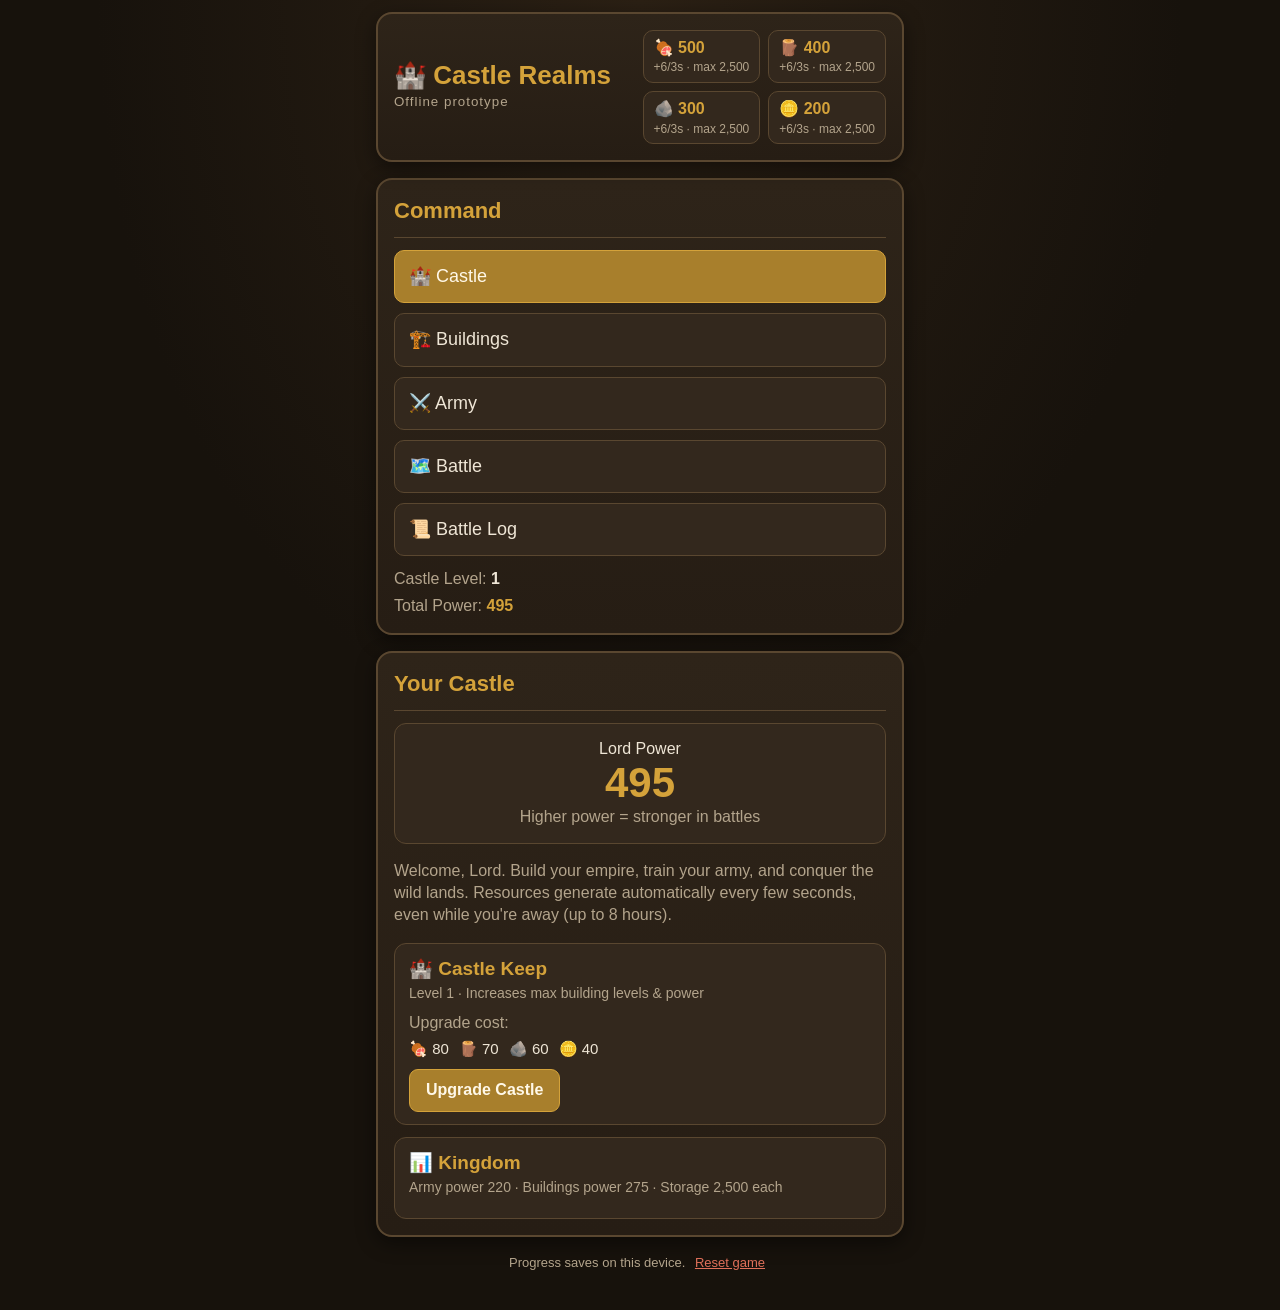
<file: castle-realms/index.html>
<!doctype html>
<html lang="en">
<head>
<meta charset="utf-8">
<meta name="viewport" content="width=device-width, initial-scale=1, viewport-fit=cover">
<meta name="theme-color" content="#1a140e">
<title>Castle Realms</title>
<meta name="description" content="Castle Realms: an offline castle-building strategy prototype. Gather resources, upgrade buildings, train an army and conquer the wild lands.">
<style>
:root{
  --bg:#17120c;--panel:#2a2118;--card:#33281d;--line:#5a4730;--gold:#d4a23a;--gold2:#a87f2c;
  --text:#efe6d6;--muted:#b3a48c;--good:#7cc46a;--bad:#e0705a;
}
*{box-sizing:border-box;-webkit-tap-highlight-color:transparent}
html,body{margin:0;background:radial-gradient(ellipse at top,#2b2014 0%,var(--bg) 60%) fixed,var(--bg);color:var(--text);
  font:16px/1.4 -apple-system,BlinkMacSystemFont,"Segoe UI",Roboto,sans-serif}
.wrap{max-width:560px;margin:0 auto;padding:calc(env(safe-area-inset-top) + 12px) 16px calc(env(safe-area-inset-bottom) + 24px)}
.panel{background:linear-gradient(180deg,#2e2419,#261d14);border:2px solid var(--line);border-radius:16px;padding:16px;margin-bottom:16px;box-shadow:0 6px 20px #0007}
h2{margin:0 0 12px;color:var(--gold);font-size:22px;padding-bottom:10px;border-bottom:1px solid var(--line)}
.top{display:flex;gap:12px;align-items:center;position:sticky;top:0;z-index:5}
.brand{flex:1;min-width:0}
.brand h1{margin:0;color:var(--gold);font-size:26px;line-height:1.05}
.brand small{color:var(--muted);letter-spacing:1px}
.res{display:grid;grid-template-columns:1fr 1fr;gap:8px}
.r{background:var(--card);border:1px solid var(--line);border-radius:10px;padding:6px 10px;font-weight:700;color:var(--gold);white-space:nowrap;min-width:92px}
.r span{font-size:12px;color:var(--muted);font-weight:400;display:block}
.nav{display:flex;flex-direction:column;gap:10px}
button{font:inherit;color:inherit;cursor:pointer}
.nav button{text-align:left;background:var(--card);border:1px solid var(--line);border-radius:10px;padding:13px 14px;font-size:18px}
.nav button.on{background:var(--gold2);border-color:var(--gold);color:#fff8e8}
.stat{color:var(--muted);margin:12px 0 0}.stat b{color:var(--text)}.stat b.g{color:var(--gold)}
.big{text-align:center;background:var(--card);border:1px solid var(--line);border-radius:12px;padding:14px;margin-bottom:14px}
.big .n{font-size:42px;font-weight:800;color:var(--gold);line-height:1.1}
.big .s{color:var(--muted)}
.item{background:var(--card);border:1px solid var(--line);border-radius:12px;padding:12px 14px;margin-top:12px}
.item h3{margin:0;color:var(--gold);font-size:19px}
.item .d{color:var(--muted);font-size:14px;margin:2px 0 8px}
.cost{display:flex;flex-wrap:wrap;gap:4px 10px;font-size:15px;margin-bottom:10px}
.cost .no{color:var(--bad)}
.btn{background:var(--gold2);border:1px solid var(--gold);border-radius:9px;padding:9px 16px;font-weight:700;color:#fff8e8}
.btn:disabled{opacity:.45;cursor:default}
.btn.ghost{background:transparent;color:var(--gold)}
.row{display:flex;gap:8px;align-items:center;flex-wrap:wrap}
.qty{display:flex;gap:6px}
.qty button{background:var(--panel);border:1px solid var(--line);border-radius:8px;padding:6px 10px;color:var(--gold);font-weight:700}
.qty button.on{background:var(--gold2);color:#fff}
.bar{height:8px;background:#1b150f;border-radius:5px;overflow:hidden;margin:6px 0}
.bar i{display:block;height:100%;background:linear-gradient(90deg,var(--gold2),var(--gold))}
.log{font-size:14px;border-bottom:1px solid var(--line);padding:8px 0}
.log:last-child{border:0}
.win{color:var(--good);font-weight:700}.lose{color:var(--bad);font-weight:700}
.muted{color:var(--muted)}
.toast{position:fixed;left:50%;bottom:calc(env(safe-area-inset-bottom) + 20px);transform:translateX(-50%);background:#000c;border:1px solid var(--gold);
  color:var(--text);padding:10px 16px;border-radius:12px;max-width:90vw;opacity:0;transition:opacity .25s;pointer-events:none;z-index:9}
.toast.show{opacity:1}
.foot{text-align:center;color:var(--muted);font-size:13px}
.foot button{background:none;border:0;color:var(--bad);text-decoration:underline}
@media (max-width:400px){.top{flex-direction:column;align-items:stretch}.brand h1{font-size:24px}}
</style>
</head>
<body>
<div class="wrap">
  <div class="panel top">
    <div class="brand"><h1>🏰 Castle Realms</h1><small>Offline prototype</small></div>
    <div class="res" id="res"></div>
  </div>

  <div class="panel">
    <h2>Command</h2>
    <div class="nav" id="nav"></div>
    <p class="stat">Castle Level: <b id="sLvl"></b></p>
    <p class="stat" style="margin-top:4px">Total Power: <b class="g" id="sPow"></b></p>
  </div>

  <div class="panel" id="view"></div>

  <p class="foot">Progress saves on this device. <button id="reset">Reset game</button></p>
</div>
<div class="toast" id="toast"></div>

<script>
"use strict";
// ---------- Data ----------
const SAVE_KEY = "castle-realms-v1";
const RES = [
  {id:"food",  icon:"🍖", name:"Food"},
  {id:"wood",  icon:"🪵", name:"Wood"},
  {id:"stone", icon:"🪨", name:"Stone"},
  {id:"silver",icon:"🪙", name:"Silver"},
];
const TICK_SEC = 3;            // resources arrive every 3 seconds
const OFFLINE_CAP_H = 8;       // max hours of production while away

// Production buildings make one resource. Others give bonuses.
const BUILDINGS = [
  {id:"farm",     icon:"🌾", name:"Farm",        makes:"food",  base:{food:30, wood:40, stone:20, silver:0},  desc:"Produces food"},
  {id:"lumber",   icon:"🪓", name:"Lumber Mill", makes:"wood",  base:{food:40, wood:20, stone:30, silver:0},  desc:"Produces wood"},
  {id:"quarry",   icon:"⛏️", name:"Quarry",      makes:"stone", base:{food:40, wood:40, stone:10, silver:0},  desc:"Produces stone"},
  {id:"mine",     icon:"⚒️", name:"Silver Mine", makes:"silver",base:{food:50, wood:50, stone:50, silver:0},  desc:"Produces silver"},
  {id:"barracks", icon:"🛡️", name:"Barracks",                   base:{food:60, wood:80, stone:60, silver:20}, desc:"Unlocks troops, +10% troop attack per level"},
  {id:"walls",    icon:"🧱", name:"Walls",                      base:{food:20, wood:60, stone:120,silver:20}, desc:"Fewer troops lost in battle per level"},
  {id:"warehouse",icon:"📦", name:"Warehouse",                  base:{food:40, wood:80, stone:60, silver:0},  desc:"Raises how much of each resource you can store"},
];
const KEEP_BASE = {food:80, wood:70, stone:60, silver:40};

const TROOPS = [
  {id:"inf",  icon:"🗡️", name:"Infantry", power:10, cost:{food:20, wood:10, stone:0,  silver:2},  needs:1, desc:"Cheap and sturdy"},
  {id:"arch", icon:"🏹", name:"Archers",  power:14, cost:{food:15, wood:25, stone:0,  silver:4},  needs:2, desc:"Strong ranged attack"},
  {id:"cav",  icon:"🐎", name:"Cavalry",  power:24, cost:{food:40, wood:10, stone:10, silver:10}, needs:4, desc:"Elite riders"},
  {id:"siege",icon:"🪨", name:"Catapult", power:45, cost:{food:20, wood:60, stone:50, silver:20}, needs:6, desc:"Crushes strong camps"},
];

const TARGETS = [
  {id:"wolves",  icon:"🐺", name:"Wolf Den",        power:150,   loot:{food:120, wood:60,  stone:20,  silver:10}},
  {id:"bandits", icon:"🏕️", name:"Bandit Camp",     power:450,   loot:{food:200, wood:200, stone:100, silver:60}},
  {id:"raiders", icon:"⛺", name:"Raider Outpost",  power:1100,  loot:{food:400, wood:350, stone:300, silver:150}},
  {id:"orcs",    icon:"👹", name:"Goblin Fort",     power:2500,  loot:{food:800, wood:700, stone:600, silver:350}},
  {id:"keep",    icon:"🏯", name:"Rebel Lord's Keep",power:5500, loot:{food:1600,wood:1400,stone:1300,silver:800}},
  {id:"dragon",  icon:"🐉", name:"Dragon's Lair",   power:12000, loot:{food:3500,wood:3000,stone:3000,silver:2000}},
];

// ---------- State ----------
function fresh(){
  return {
    res:{food:500, wood:400, stone:300, silver:200},
    keep:1,
    b:{farm:1, lumber:1, quarry:1, mine:1, barracks:1, walls:0, warehouse:0},
    army:{inf:20, arch:0, cav:0, siege:0},
    cleared:{},            // target id -> times won
    log:[],
    tab:"castle",
    last:Date.now(),
  };
}
let S = load();

function load(){
  try{
    const raw = localStorage.getItem(SAVE_KEY);
    if(raw){
      const s = Object.assign(fresh(), JSON.parse(raw));
      s.b = Object.assign(fresh().b, s.b); s.army = Object.assign(fresh().army, s.army);
      return s;
    }
  }catch(e){}
  return fresh();
}
function save(){ S.last = Date.now(); try{ localStorage.setItem(SAVE_KEY, JSON.stringify(S)); }catch(e){} }

// ---------- Formulas ----------
const fmt = n => n >= 1e6 ? (n/1e6).toFixed(1)+"M" : n >= 1e4 ? (n/1e3).toFixed(1)+"K" : Math.floor(n).toLocaleString("en-US");
const scale = (base, lvl, k=1.6) => { const o={}; for(const r of RES) o[r.id] = Math.round((base[r.id]||0) * Math.pow(k, lvl-1)); return o; };
const keepCost = () => scale(KEEP_BASE, S.keep, 1.9);
const bCost = b => scale(b.base, Math.max(1, S.b[b.id] + 1), 1.55);
const perTick = id => { const b = BUILDINGS.find(x=>x.makes===id); const l = S.b[b.id]; return l ? Math.round(4*l + 2*l*l) : 0; };
const storeCap = () => 2000 + 1500*S.b.warehouse + 500*S.keep;
const troopAtk = () => 1 + 0.1*S.b.barracks;
function armyPower(){ let p = 0; for(const t of TROOPS) p += S.army[t.id]*t.power; return Math.round(p*troopAtk()); }
function buildPower(){ let p = S.keep*150; for(const b of BUILDINGS) p += S.b[b.id]*25; return p; }
const totalPower = () => armyPower() + buildPower();
const canPay = c => RES.every(r => S.res[r.id] >= (c[r.id]||0));
function pay(c){ for(const r of RES) S.res[r.id] -= (c[r.id]||0); }
function gain(c, mult=1){ const cap = storeCap(); for(const r of RES) S.res[r.id] = Math.min(cap, S.res[r.id] + Math.round((c[r.id]||0)*mult)); }
const enemyPower = t => Math.round(t.power * (1 + 0.35*(S.cleared[t.id]||0)));

function costHTML(c){
  return '<div class="cost">' + RES.filter(r=>c[r.id]).map(r =>
    `<span class="${S.res[r.id] < c[r.id] ? "no":""}">${r.icon} ${fmt(c[r.id])}</span>`).join("") + "</div>";
}

// ---------- Actions ----------
function upgradeKeep(){
  const c = keepCost(); if(!canPay(c)) return toast("Not enough resources");
  pay(c); S.keep++; addLog(`🏰 Castle Keep upgraded to level ${S.keep}.`); toast(`Castle Keep is now level ${S.keep}!`); commit();
}
function upgradeB(id){
  const b = BUILDINGS.find(x=>x.id===id);
  if(S.b[id] >= S.keep) return toast("Upgrade your Castle Keep first");
  const c = bCost(b); if(!canPay(c)) return toast("Not enough resources");
  pay(c); S.b[id]++; toast(`${b.name} is now level ${S.b[id]}`); commit();
}
let qtyPick = 10;
function train(id){
  const t = TROOPS.find(x=>x.id===id);
  if(S.b.barracks < t.needs) return toast(`Needs Barracks level ${t.needs}`);
  const c = {}; for(const r of RES) c[r.id] = (t.cost[r.id]||0)*qtyPick;
  if(!canPay(c)) return toast("Not enough resources");
  pay(c); S.army[id] += qtyPick; toast(`Trained ${qtyPick} ${t.name}`); commit();
}
function attack(id){
  const t = TARGETS.find(x=>x.id===id);
  const mine = armyPower(); if(mine <= 0) return toast("Train some troops first");
  const foe = enemyPower(t);
  const chance = Math.max(0.05, Math.min(0.95, mine/(mine+foe) * 1.6 - 0.3));
  const won = Math.random() < chance;
  const wallsCut = Math.min(0.6, 0.06*S.b.walls);
  const lossRate = (won ? 0.08 + 0.25*foe/(mine+foe) : 0.35 + 0.3*foe/(mine+foe)) * (1 - wallsCut);
  const lost = {}; let lostTotal = 0;
  for(const tr of TROOPS){ const n = Math.round(S.army[tr.id]*lossRate); lost[tr.id]=n; S.army[tr.id]-=n; lostTotal+=n; }
  const lostTxt = TROOPS.filter(tr=>lost[tr.id]).map(tr=>`${lost[tr.id]} ${tr.name}`).join(", ") || "none";
  if(won){
    const mult = 1 + 0.25*(S.cleared[id]||0);
    gain(t.loot, mult); S.cleared[id] = (S.cleared[id]||0)+1;
    const lootTxt = RES.map(r=>`${r.icon}${fmt(t.loot[r.id]*mult)}`).join(" ");
    addLog(`<span class="win">Victory</span> vs ${t.icon} ${t.name} (power ${fmt(foe)}). Loot: ${lootTxt}. Lost: ${lostTxt}.`);
    toast(`Victory! Loot collected from ${t.name}`);
  }else{
    addLog(`<span class="lose">Defeat</span> vs ${t.icon} ${t.name} (power ${fmt(foe)}). Lost: ${lostTxt}.`);
    toast(`Defeat at ${t.name}. Train more troops!`);
  }
  commit();
}
function addLog(html){ S.log.unshift({t:Date.now(), html}); S.log = S.log.slice(0,40); }

// ---------- Production ----------
function produce(ticks){ const g={}; for(const r of RES) g[r.id] = perTick(r.id)*ticks; gain(g); }
(function offline(){
  const secs = Math.min(OFFLINE_CAP_H*3600, (Date.now() - S.last)/1000);
  const ticks = Math.floor(secs / TICK_SEC);
  if(ticks > 20){ produce(ticks); setTimeout(()=>toast(`Welcome back, Lord! Your lands produced while you were away.`), 300); }
  save();
})();
setInterval(()=>{ produce(1); save(); renderTop(); if(S.tab!=="log") renderView(); }, TICK_SEC*1000);

// ---------- Rendering ----------
const $ = id => document.getElementById(id);
const TABS = [["castle","🏰","Castle"],["buildings","🏗️","Buildings"],["army","⚔️","Army"],["battle","🗺️","Battle"],["log","📜","Battle Log"]];

function renderTop(){
  const cap = storeCap();
  $("res").innerHTML = RES.map(r=>`<div class="r" title="${r.name}">${r.icon} ${fmt(S.res[r.id])}<span>+${perTick(r.id)}/${TICK_SEC}s · max ${fmt(cap)}</span></div>`).join("");
  $("sLvl").textContent = S.keep; $("sPow").textContent = fmt(totalPower());
  $("nav").innerHTML = TABS.map(([id,ic,n])=>`<button data-tab="${id}" class="${S.tab===id?"on":""}">${ic} ${n}</button>`).join("");
}

function renderView(){
  const v = $("view"); let h = "";
  if(S.tab==="castle"){
    const c = keepCost();
    h = `<h2>Your Castle</h2>
    <div class="big"><div>Lord Power</div><div class="n">${fmt(totalPower())}</div><div class="s">Higher power = stronger in battles</div></div>
    <p class="muted">Welcome, Lord. Build your empire, train your army, and conquer the wild lands. Resources generate automatically every few seconds, even while you're away (up to ${OFFLINE_CAP_H} hours).</p>
    <div class="item"><h3>🏰 Castle Keep</h3><div class="d">Level ${S.keep} · Increases max building levels & power</div>
      <div class="row muted" style="margin-bottom:4px">Upgrade cost:</div>${costHTML(c)}
      <button class="btn" data-act="keep" ${canPay(c)?"":"disabled"}>Upgrade Castle</button></div>
    <div class="item"><h3>📊 Kingdom</h3><div class="d">Army power ${fmt(armyPower())} · Buildings power ${fmt(buildPower())} · Storage ${fmt(storeCap())} each</div></div>`;
  }
  else if(S.tab==="buildings"){
    h = `<h2>Buildings</h2><p class="muted" style="margin:0">Buildings can't go above your Castle Keep level (${S.keep}).</p>`;
    for(const b of BUILDINGS){
      const l = S.b[b.id], c = bCost(b), capped = l >= S.keep;
      const extra = b.makes ? ` · +${perTick(b.makes)} per ${TICK_SEC}s` : "";
      h += `<div class="item"><h3>${b.icon} ${b.name}</h3><div class="d">Level ${l}${extra} · ${b.desc}</div>
        <div class="bar"><i style="width:${Math.min(100,100*l/S.keep)}%"></i></div>
        ${capped ? `<div class="d">Max level for now. Upgrade the Castle Keep.</div>` : costHTML(c)}
        <button class="btn" data-act="b" data-id="${b.id}" ${!capped && canPay(c)?"":"disabled"}>${l?"Upgrade":"Build"}</button></div>`;
    }
  }
  else if(S.tab==="army"){
    h = `<h2>Army</h2><div class="big"><div>Army Power</div><div class="n">${fmt(armyPower())}</div><div class="s">Barracks level ${S.b.barracks} gives +${Math.round((troopAtk()-1)*100)}% attack</div></div>
    <div class="row"><span class="muted">Train amount:</span><div class="qty">${[1,10,50,100].map(q=>`<button data-act="q" data-q="${q}" class="${qtyPick===q?"on":""}">${q}</button>`).join("")}</div></div>`;
    for(const t of TROOPS){
      const c = {}; for(const r of RES) c[r.id] = (t.cost[r.id]||0)*qtyPick;
      const locked = S.b.barracks < t.needs;
      h += `<div class="item"><h3>${t.icon} ${t.name} <span class="muted" style="font-size:15px">× ${fmt(S.army[t.id])}</span></h3>
        <div class="d">Power ${t.power} each · ${t.desc}</div>
        ${locked ? `<div class="d">🔒 Needs Barracks level ${t.needs}</div>` : costHTML(c)}
        <button class="btn" data-act="t" data-id="${t.id}" ${!locked && canPay(c)?"":"disabled"}>Train ${qtyPick}</button></div>`;
    }
  }
  else if(S.tab==="battle"){
    const mine = armyPower();
    h = `<h2>Battle</h2><p class="muted" style="margin:0">Your army power: <b style="color:var(--gold)">${fmt(mine)}</b>. Each win makes that place stronger next time, with bigger loot.</p>`;
    for(const t of TARGETS){
      const foe = enemyPower(t), n = S.cleared[t.id]||0;
      const ratio = mine/(foe||1), odds = ratio>=1.5?"Easy":ratio>=1?"Fair":ratio>=0.6?"Risky":"Very hard";
      const col = ratio>=1?"var(--good)":ratio>=0.6?"var(--gold)":"var(--bad)";
      h += `<div class="item"><h3>${t.icon} ${t.name}</h3>
        <div class="d">Enemy power ${fmt(foe)} · <b style="color:${col}">${odds}</b>${n?` · Won ${n}×`:""}</div>
        <div class="row muted" style="font-size:14px;margin-bottom:4px">Loot:</div><div class="cost">${RES.map(r=>`<span>${r.icon} ${fmt(t.loot[r.id]*(1+0.25*n))}</span>`).join("")}</div>
        <button class="btn" data-act="atk" data-id="${t.id}" ${mine>0?"":"disabled"}>Attack</button></div>`;
    }
  }
  else{
    h = `<h2>Battle Log</h2>` + (S.log.length ? S.log.map(e=>`<div class="log"><span class="muted">${new Date(e.t).toLocaleString()}</span><br>${e.html}</div>`).join("") : `<p class="muted">No battles yet. Go to Battle to attack a camp.</p>`);
  }
  v.innerHTML = h;
}
function commit(){ save(); renderTop(); renderView(); }

let tt;
function toast(msg){ const t=$("toast"); t.textContent=msg; t.classList.add("show"); clearTimeout(tt); tt=setTimeout(()=>t.classList.remove("show"),2200); }

document.addEventListener("click", e=>{
  const el = e.target.closest("button"); if(!el) return;
  if(el.dataset.tab){ S.tab = el.dataset.tab; commit(); window.scrollTo({top:$("view").getBoundingClientRect().top+scrollY-document.querySelector(".top").offsetHeight-16,behavior:"smooth"}); return; }
  const a = el.dataset.act;
  if(a==="keep") upgradeKeep();
  else if(a==="b") upgradeB(el.dataset.id);
  else if(a==="t") train(el.dataset.id);
  else if(a==="q"){ qtyPick = +el.dataset.q; renderView(); }
  else if(a==="atk") attack(el.dataset.id);
});
$("reset").addEventListener("click", ()=>{
  if(!$("reset").dataset.sure){ $("reset").dataset.sure=1; $("reset").textContent="Tap again to erase everything"; setTimeout(()=>{delete $("reset").dataset.sure; $("reset").textContent="Reset game";},3000); return; }
  S = fresh(); commit(); toast("New game started");
});
renderTop(); renderView();
</script>
</body>
</html>
</file>
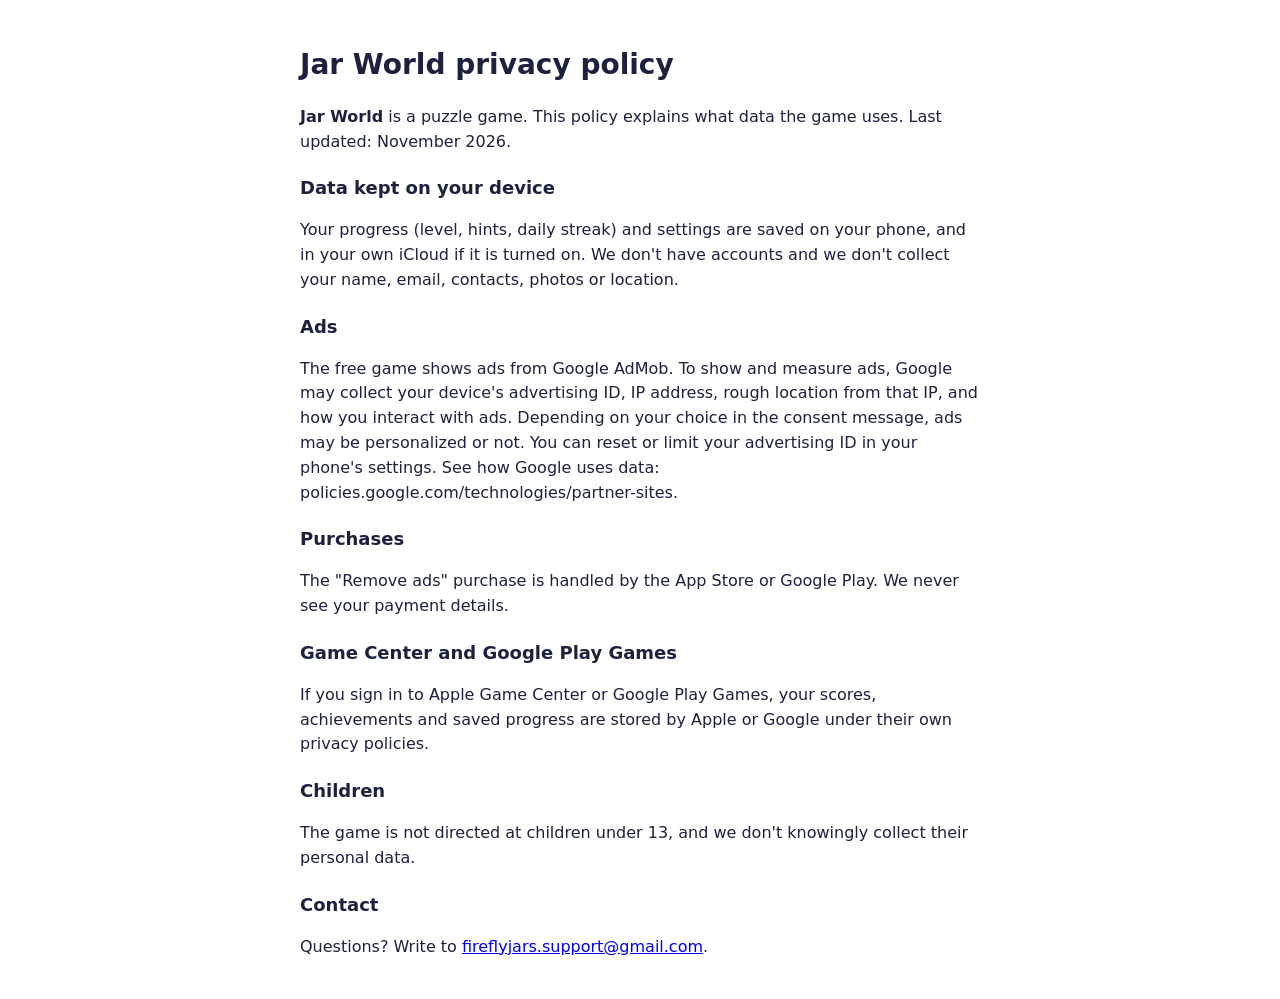
<file: privacy.html>
<!doctype html>
<html lang="en"><head>
<meta name="robots" content="noindex"><meta charset="utf-8"><meta name="viewport" content="width=device-width, initial-scale=1">
<title>Jar World – Privacy policy</title>
<style>body{font-family:system-ui,-apple-system,sans-serif;max-width:680px;margin:0 auto;padding:24px 16px;line-height:1.55;color:#1c2140;background:#fff}h1{font-size:28px}h4{margin:20px 0 6px;font-size:18px}</style>
</head><body><h1>Jar World privacy policy</h1>
<p><b>Jar World</b> is a puzzle game. This policy explains what data the game uses. Last updated: November 2026.</p>
<h4>Data kept on your device</h4><p>Your progress (level, hints, daily streak) and settings are saved on your phone, and in your own iCloud if it is turned on. We don't have accounts and we don't collect your name, email, contacts, photos or location.</p>
<h4>Ads</h4><p>The free game shows ads from Google AdMob. To show and measure ads, Google may collect your device's advertising ID, IP address, rough location from that IP, and how you interact with ads. Depending on your choice in the consent message, ads may be personalized or not. You can reset or limit your advertising ID in your phone's settings. See how Google uses data: policies.google.com/technologies/partner-sites.</p>
<h4>Purchases</h4><p>The "Remove ads" purchase is handled by the App Store or Google Play. We never see your payment details.</p>
<h4>Game Center and Google Play Games</h4><p>If you sign in to Apple Game Center or Google Play Games, your scores, achievements and saved progress are stored by Apple or Google under their own privacy policies.</p>
<h4>Children</h4><p>The game is not directed at children under 13, and we don't knowingly collect their personal data.</p>
<h4>Contact</h4><p>Questions? Write to <a href="mailto:fireflyjars.support@gmail.com">fireflyjars.support@gmail.com</a>.</p>
</body></html>
</file>
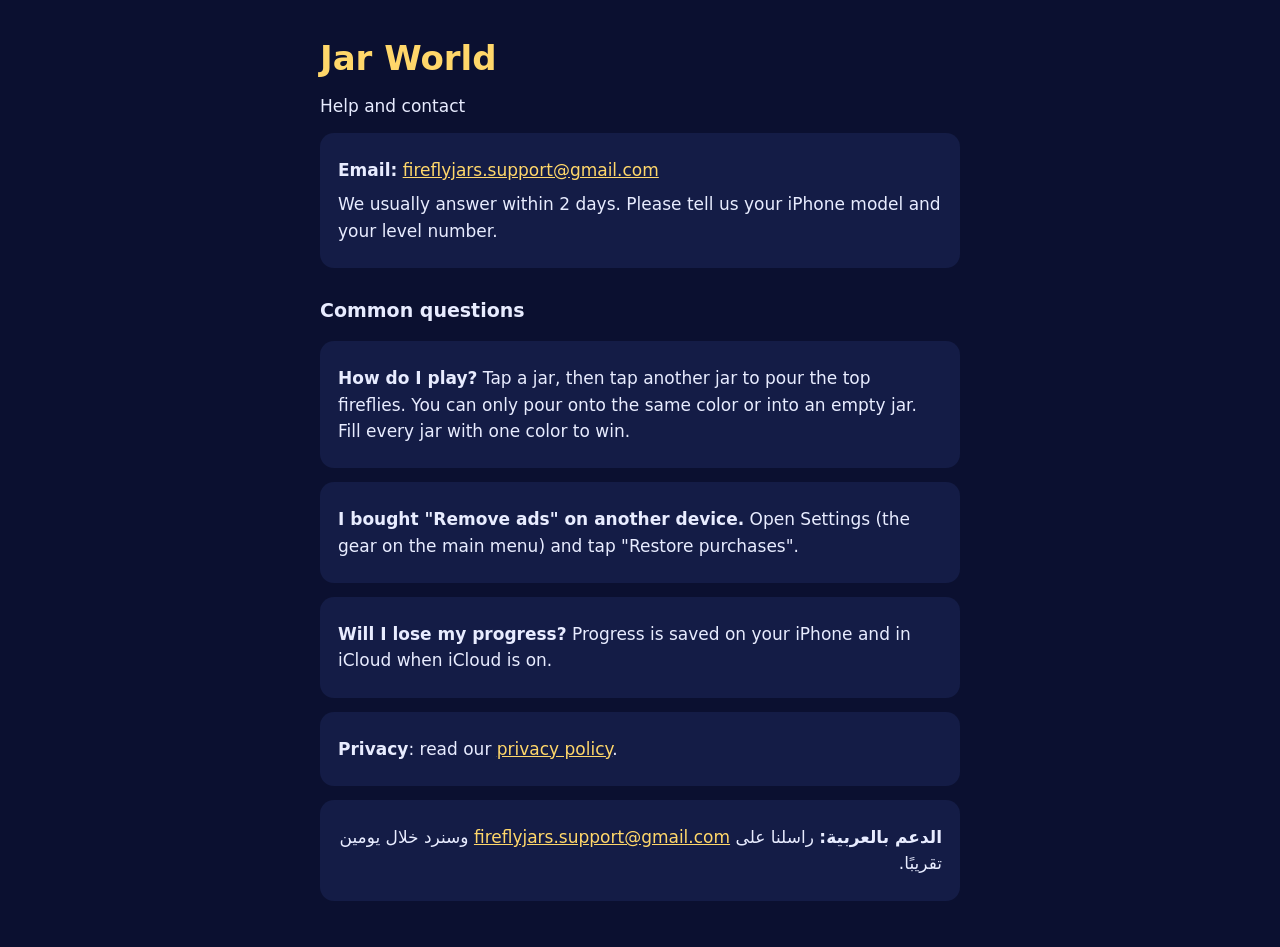
<file: support.html>
<!doctype html>
<html lang="en">
<head>
<meta charset="utf-8">
<meta name="viewport" content="width=device-width, initial-scale=1">
<title>Jar World Support</title>
<style>
:root{--bg:#0b1030;--card:#141c46;--text:#e8ecff;--muted:#aab3dd;--gold:#ffd76a}
body{margin:0;background:var(--bg);color:var(--text);font:17px/1.55 -apple-system,system-ui,sans-serif}
main{max-width:640px;margin:0 auto;padding:32px 16px}
h1{color:var(--gold);margin:0 0 4px}h2{margin-top:28px;font-size:19px}
.card{background:var(--card);border-radius:14px;padding:16px 18px;margin:14px 0}
a{color:var(--gold)}p{margin:8px 0}.ar{direction:rtl;text-align:right}
</style>
</head>
<body><main>
<h1>Jar World</h1>
<p>Help and contact</p>
<div class="card"><p><b>Email:</b> <a href="mailto:fireflyjars.support@gmail.com">fireflyjars.support@gmail.com</a></p>
<p>We usually answer within 2 days. Please tell us your iPhone model and your level number.</p></div>
<h2>Common questions</h2>
<div class="card"><p><b>How do I play?</b> Tap a jar, then tap another jar to pour the top fireflies. You can only pour onto the same color or into an empty jar. Fill every jar with one color to win.</p></div>
<div class="card"><p><b>I bought "Remove ads" on another device.</b> Open Settings (the gear on the main menu) and tap "Restore purchases".</p></div>
<div class="card"><p><b>Will I lose my progress?</b> Progress is saved on your iPhone and in iCloud when iCloud is on.</p></div>
<div class="card"><p><b>Privacy</b>: read our <a href="privacy.html">privacy policy</a>.</p></div>
<div class="card ar"><p><b>الدعم بالعربية:</b> راسلنا على <a href="mailto:fireflyjars.support@gmail.com">fireflyjars.support@gmail.com</a> وسنرد خلال يومين تقريبًا.</p></div>
</main></body>
</html>
</file>
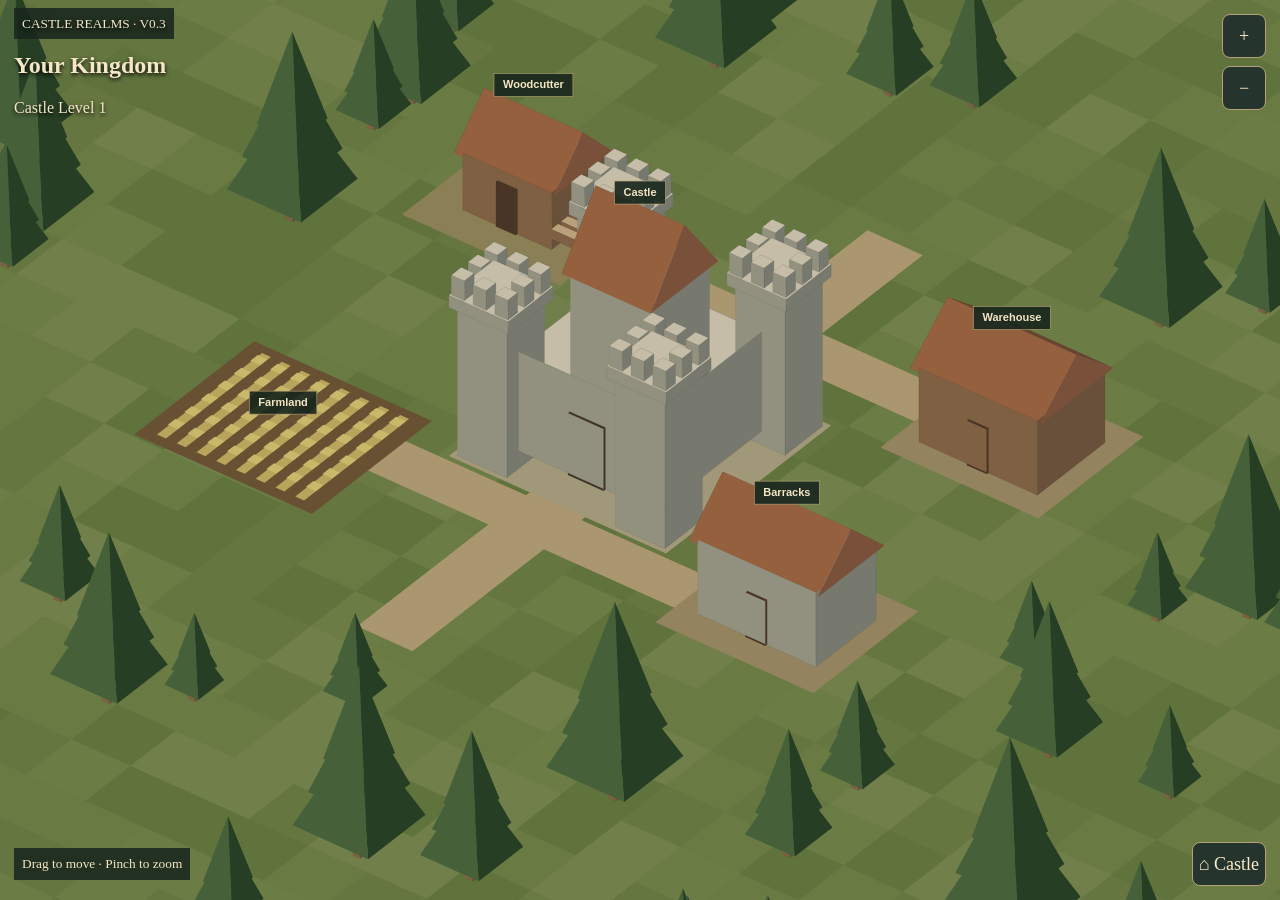
<file: castle-realms/dev-v03.html>
<!doctype html><html><head><meta charset="utf-8"><meta name="viewport" content="width=device-width,initial-scale=1,maximum-scale=1,user-scalable=no"><title>Castle Realms V0.3</title><style>*{box-sizing:border-box}html,body{margin:0;overflow:hidden;overscroll-behavior:none;background:#53643b;color:#f4e6c7;font-family:Georgia}canvas{width:100vw;height:100dvh;display:block;touch-action:none}header,aside,footer{position:fixed;padding:14px}header{top:env(safe-area-inset-top);pointer-events:none;text-shadow:0 2px 4px #000}aside{right:0;top:env(safe-area-inset-top);display:grid;gap:8px}footer{bottom:env(safe-area-inset-bottom);width:100%;display:flex;justify-content:space-between;align-items:center}button{background:#25352d;color:#f8e9c8;border:1px solid #b4a178;border-radius:8px;min-height:44px;min-width:44px;font:18px Georgia}small{background:#18271de0;padding:8px}#detail{position:fixed;bottom:85px;left:12px;right:12px;background:#19251fee;padding:14px;border:1px solid #a99465;border-radius:8px}</style></head><body><canvas id="land"></canvas><header><small>CASTLE REALMS · V0.3</small><h2>Your Kingdom</h2>Castle Level 1</header><aside><button id="plus">+</button><button id="minus">−</button></aside><div id="detail" hidden></div><footer><small>Drag to move · Pinch to zoom</small><button id="home">⌂ Castle</button></footer><script>
const c=document.querySelector('canvas'),ctx=c.getContext('2d'),detail=document.querySelector('#detail');let W,H,D,zoom=1.35,px=0,py=0,vx=0,vy=0,dirty=true,scale=1,faces=[],labels=[],seed=71;const cos=Math.cos(.65),sin=Math.sin(.65);
const buildings=[{x:0,z:0,n:'Castle',h:10,d:'The heart of your kingdom. Level 1.'},{x:-12,z:8,n:'Farmland',h:1,d:'Produces food.'},{x:-13,z:-10,n:'Woodcutter',h:5,d:'Produces wood.'},{x:12,z:6,n:'Barracks',h:5,d:'Trains soldiers.'},{x:12,z:-9,n:'Warehouse',h:5,d:'Stores resources.'}];
function rand(){seed=seed*16807%2147483647;return seed/2147483647}
function face(arr,col,edge=false){faces.push({arr,col,edge})}
function flat(x,z,w,d,col,y=.01){face([[x-w/2,y,z-d/2],[x+w/2,y,z-d/2],[x+w/2,y,z+d/2],[x-w/2,y,z+d/2]],col)}
const stone=['#a8a18d','#77796e','#92907e','#bcb6a2','#c5bda7'],wood=['#95734c','#69503a','#806043','#b08c61','#b9a27b'];
function box(x,z,w,d,h,col,y=0){let a=x-w/2,b=x+w/2,k=z-d/2,l=z+d/2,p=[[a,y,k],[b,y,k],[b,y,l],[a,y,l],[a,y+h,k],[b,y+h,k],[b,y+h,l],[a,y+h,l]];[[0,1,5,4],[1,2,6,5],[2,3,7,6],[3,0,4,7],[4,5,6,7]].forEach((f,i)=>face(f.map(j=>p[j]),col[i%col.length],true))}
function roof(x,z,w,d,y,h){let a=x-w/2,b=x+w/2,k=z-d/2,l=z+d/2;face([[a,y,k],[b,y,k],[b,y+h,z],[a,y+h,z]],'#684431');face([[a,y,l],[b,y,l],[b,y+h,z],[a,y+h,z]],'#95603e');face([[a,y,k],[a,y,l],[a,y+h,z]],'#593b29');face([[b,y,k],[b,y,l],[b,y+h,z]],'#795039')}
function house(x,z,w,d,h,col){box(x,z,w,d,h,col);roof(x,z,w+.5,d+.5,h,1.7);box(x,z+d/2+.03,1,.12,1.8,['#493525'])}
function tower(x,z){box(x,z,2.5,2.5,6,stone);box(x,z,3,3,.5,stone,6);for(let i=-1;i<=1;i++)for(let j=-1;j<=1;j++)if(Math.abs(i)===1||Math.abs(j)===1)box(x+i*1.1,z+j*1.1,.65,.65,.8,stone,6.5)}
function tree(x,z,h){box(x,z,.35,.35,h*.55,wood);for(let k=0;k<3;k++){let y=h*.25+k*h*.23,r=h*.34*(1-k*.23),p=[[x-r,y,z-r],[x+r,y,z-r],[x+r,y,z+r],[x-r,y,z+r]];for(let i=0;i<4;i++)face([p[i],p[(i+1)%4],[x,y+h*.65,z]],['#354e2b','#263e24','#46613a','#526a3b'][i])}}
for(let x=-45;x<45;x+=3)for(let z=-45;z<45;z+=3)flat(x+1.5,z+1.5,3.04,3.04,['#697a43','#657640','#71804a','#60733d','#6c7c45'][Math.floor(rand()*5)],-.1);
const terrain=faces;faces=[];flat(0,0,2.8,34,'#aa9770');flat(0,7,29,2.5,'#aa9770');flat(0,-9,29,2.5,'#aa9770');flat(0,0,11,11,'#a09878');flat(-12,8,9,8,'#685133');for(let i=0;i<8;i++){flat(-15.5+i,8,.45,7,'#b9a45b',.05);for(let j=0;j<6;j++)flat(-15.5+i,5+j*1.1,.5,.5,'#c8b96a',.08)}flat(-13,-10,8,7,'#8b8055');flat(12,6,8,7,'#93845f');flat(12,-9,8,7,'#93845f');const plots=faces;faces=[];box(0,0,7,7,4,stone);box(0,0,4,4,7,stone);roof(0,0,4.5,4.5,7,2.5);for(let x of [-4,4])for(let z of [-4,4])tower(x,z);box(0,3.55,1.8,.12,2.5,['#403329']);house(-13,-10,4.5,3.5,2.3,wood);for(let i=0;i<4;i++)box(-10.2,-11+i*.65,2,.45,.4,wood);house(12,6,6,4,3,stone);house(12,-9,6,4.5,3,wood);for(let i=0;i<110;i++){let x=rand()*84-42,z=rand()*84-42;if(Math.abs(x)>20||Math.abs(z)>19)tree(x,z,2.5+rand()*3.5)}
function iso(x,y,z){let a=x*cos-z*sin,b=x*sin+z*cos;return [a,b*.59-y,b+y*.15]}
function prepare(fs,sort=false){let p=fs.map(f=>{let v=f.arr.map(a=>iso(...a));return {v,col:f.col,edge:f.edge,depth:v.reduce((s,a)=>s+a[2],0)/v.length}});if(sort)p.sort((a,b)=>a.depth-b.depth);return p}const layers=[prepare(terrain),prepare(plots),prepare(faces,true)];
function draw(){scale=Math.min(W/65,H/49)*zoom;ctx.setTransform(D,0,0,D,0,0);ctx.fillStyle='#354a2b';ctx.fillRect(0,0,W,H);for(let layer of layers)for(let f of layer){let v=f.v.map(a=>[W/2+px+a[0]*scale,H*.49+py+a[1]*scale]);if(v.every(a=>a[0]<-10)||v.every(a=>a[0]>W+10)||v.every(a=>a[1]<-10)||v.every(a=>a[1]>H+10))continue;ctx.beginPath();v.forEach((a,i)=>i?ctx.lineTo(a[0],a[1]):ctx.moveTo(a[0],a[1]));ctx.closePath();ctx.fillStyle=f.col;ctx.fill();if(f.edge){ctx.strokeStyle='#00000019';ctx.lineWidth=.6;ctx.stroke()}}labels=[];ctx.font='bold 11px sans-serif';ctx.textAlign='center';for(let b of buildings){let a=iso(b.x,b.h,b.z),p=[W/2+px+a[0]*scale,H*.49+py+a[1]*scale],w=ctx.measureText(b.n).width+18;ctx.fillStyle='#19271de8';ctx.fillRect(p[0]-w/2,p[1]-12,w,23);ctx.strokeStyle='#bba675';ctx.strokeRect(p[0]-w/2,p[1]-12,w,23);ctx.fillStyle='#f4e5c5';ctx.fillText(b.n,p[0],p[1]+3);labels.push({p,w,b})}}
function bounds(){let lim=Math.min(W/65,H/49)*zoom*27;px=Math.max(-lim,Math.min(lim,px));py=Math.max(-lim*.7,Math.min(lim*.7,py))}
function resize(){W=c.clientWidth;H=c.clientHeight;D=Math.min(devicePixelRatio||1,1.6);c.width=Math.round(W*D);c.height=Math.round(H*D);bounds();dirty=true}
const fingers=new Map();let start=null,moved=false,last=null,lastTime=0;
function pair(){let [a,b]=[...fingers.values()];return {x:(a.x+b.x)/2,y:(a.y+b.y)/2,d:Math.hypot(a.x-b.x,a.y-b.y)}}
function changeZoom(next,x=W/2,y=H*.49){let z=Math.max(.85,Math.min(3.5,next)),r=z/zoom;px=x-W/2-(x-W/2-px)*r;py=y-H*.49-(y-H*.49-py)*r;zoom=z;bounds();dirty=true}
c.onpointerdown=e=>{c.setPointerCapture(e.pointerId);fingers.set(e.pointerId,{x:e.clientX,y:e.clientY});vx=vy=0;if(fingers.size===1){start={x:e.clientX,y:e.clientY};moved=false;lastTime=performance.now()}else{moved=true;last=fingers.size===2?pair():null}};
c.onpointermove=e=>{if(!fingers.has(e.pointerId))return;let old=fingers.get(e.pointerId),dx=e.clientX-old.x,dy=e.clientY-old.y;fingers.set(e.pointerId,{x:e.clientX,y:e.clientY});if(fingers.size===1){if(start&&Math.hypot(e.clientX-start.x,e.clientY-start.y)>5)moved=true;if(moved){px+=dx;py+=dy;let now=performance.now(),dt=Math.max(12,now-lastTime);vx=.5*vx+.5*dx/dt*16;vy=.5*vy+.5*dy/dt*16;lastTime=now}}else if(fingers.size===2){let q=pair();if(last){px+=q.x-last.x;py+=q.y-last.y;if(last.d>8)changeZoom(zoom*q.d/last.d,q.x,q.y)}last=q;vx=vy=0}bounds();dirty=true};
function release(e,cancel=false){fingers.delete(e.pointerId);last=fingers.size===2?pair():null;if(fingers.size){moved=true;vx=vy=0;return}if(!moved&&!cancel){let l=labels.find(l=>Math.abs(e.clientX-l.p[0])<l.w/2+10&&Math.abs(e.clientY-l.p[1])<24);detail.hidden=!l;if(l)detail.textContent=l.b.n+' — '+l.b.d;vx=vy=0}if(performance.now()-lastTime>90||cancel)vx=vy=0}
c.onpointerup=e=>release(e);c.onpointercancel=e=>release(e,true);c.addEventListener('wheel',e=>{e.preventDefault();changeZoom(zoom*Math.exp(-e.deltaY*.001),e.clientX,e.clientY)},{passive:false});document.querySelector('#plus').onclick=()=>changeZoom(zoom*1.2);document.querySelector('#minus').onclick=()=>changeZoom(zoom/1.2);document.querySelector('#home').onclick=()=>{px=py=vx=vy=0;zoom=1.35;detail.hidden=true;dirty=true};function frame(){if(!fingers.size&&Math.abs(vx)+Math.abs(vy)>.15){px+=Math.max(-12,Math.min(12,vx));py+=Math.max(-12,Math.min(12,vy));vx*=.78;vy*=.78;bounds();dirty=true}if(dirty){draw();dirty=false}requestAnimationFrame(frame)}new ResizeObserver(resize).observe(c);resize();frame();
</script></body></html>
</file>
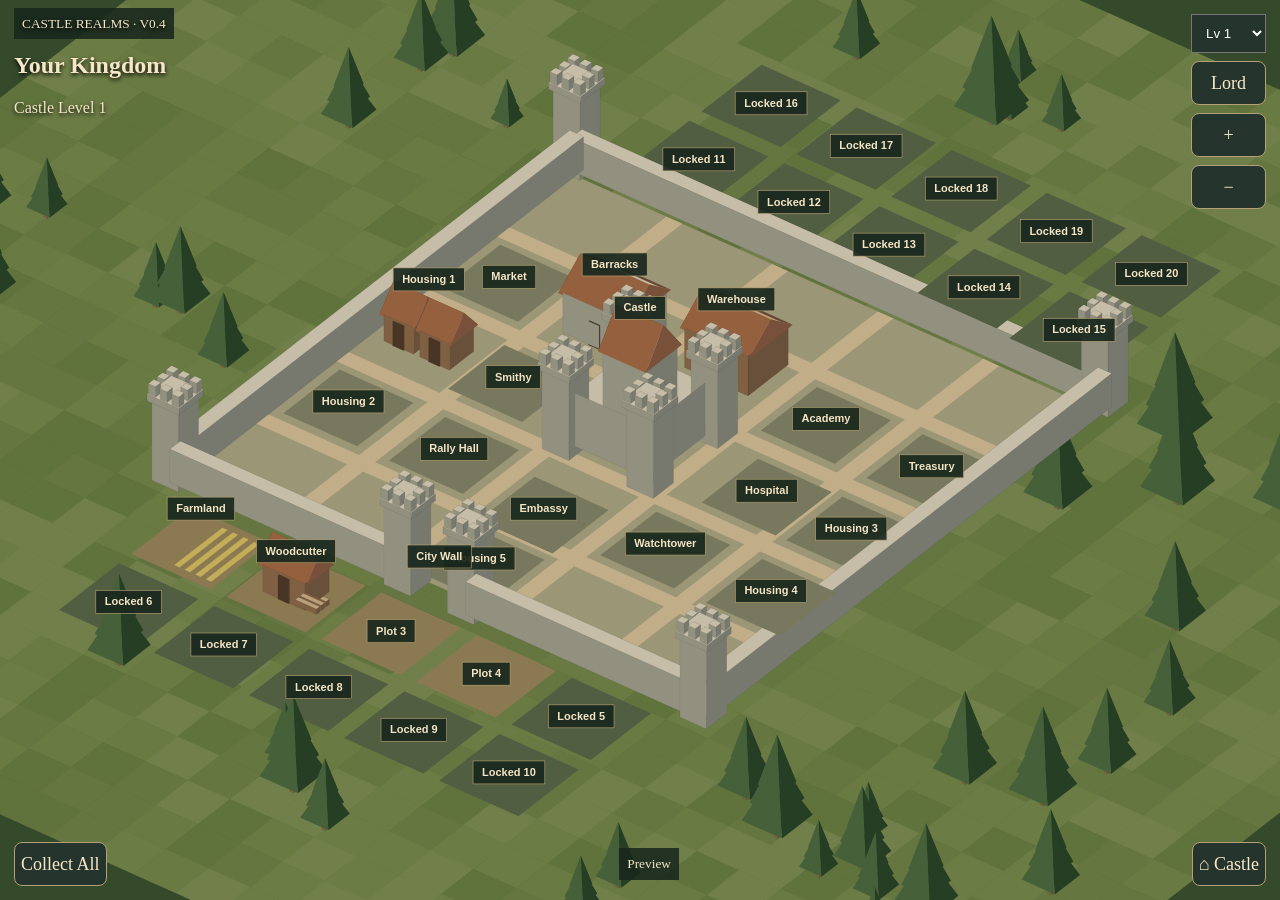
<file: castle-realms/dev-v04.html>
<!doctype html><html><head><meta charset="utf-8"><meta name="viewport" content="width=device-width,initial-scale=1,maximum-scale=1,user-scalable=no"><title>Castle Realms V0.4</title><style>*{box-sizing:border-box}html,body{margin:0;overflow:hidden;overscroll-behavior:none;background:#53643b;color:#f4e6c7;font-family:Georgia}canvas{width:100vw;height:100dvh;display:block;touch-action:none}header,aside,footer{position:fixed;padding:14px}header{top:env(safe-area-inset-top);pointer-events:none;text-shadow:0 2px 4px #000}aside{right:0;top:env(safe-area-inset-top);display:grid;gap:8px}footer{bottom:env(safe-area-inset-bottom);width:100%;display:flex;justify-content:space-between;align-items:center}button{background:#25352d;color:#f8e9c8;border:1px solid #b4a178;border-radius:8px;min-height:44px;min-width:44px;font:18px Georgia}small{background:#18271de0;padding:8px}#detail{position:fixed;bottom:85px;left:12px;right:12px;background:#19251fee;padding:14px;border:1px solid #a99465;border-radius:8px}select{background:#25352d;color:white;padding:10px}#detail{max-height:55vh;overflow:auto;z-index:5}#detail button{font-size:14px;margin:4px}</style></head><body><canvas id="land"></canvas><header><small>CASTLE REALMS · V0.4</small><h2>Your Kingdom</h2><span id="lv">Castle Level 1</span></header><aside><select id="preview"><option value="1">Lv 1</option><option value="5">Lv 5</option><option value="6">Lv 6</option><option value="10">Lv 10</option><option value="11">Lv 11</option><option value="15">Lv 15</option><option value="20">Lv 20</option><option value="24">Lv 24</option><option value="25">Lv 25</option><option value="40">Lv 40</option></select><button id="lord">Lord</button><button id="plus">+</button><button id="minus">−</button></aside><div id="detail" hidden></div><footer><button id="collect">Collect All</button><small>Preview</small><button id="home">⌂ Castle</button></footer><script>
const c=document.querySelector('canvas'),ctx=c.getContext('2d'),detail=document.querySelector('#detail');let W,H,D,zoom=1.15,px=0,py=0,vx=0,vy=0,dirty=true,scale=1,faces=[],labels=[],seed=71;const cos=Math.cos(.65),sin=Math.sin(.65);
let buildings=[],level=1;const defs=[["Castle",0,0,"Castle controls building level cap; wall and additional prerequisite required. Gold from level 25."],["Barracks",-10,-10,"All troop types; one training queue. Level controls tiers, capacity and speed."],["Warehouse",0,-12,"Unlimited balance; level controls protection from plunder."],["Academy",10,-10,"Independent research tree and queue."],["Smithy",-12,0,"Lord equipment crafting and upgrades."],["Hospital",12,0,"Healing queue; level controls capacity and speed. Attacker casualties split; defenders wounded; overflow dies."],["Rally Hall",-10,10,"Allied rally capacity."],["Embassy",0,12,"Reinforcement capacity and alliance help."],["Watchtower",10,10,"Progressively reveals enemy march intelligence."],["Market",-20,-10,"Alliance resource transfers; capacity and taxes."],["Treasury",20,-10,"Unlocks at 24; gold for Castle upgrades to 25+."],["Housing 1",-20,0,"Troop capacity."],["Housing 2",-20,10,"Troop capacity."],["Housing 3",20,0,"Troop capacity."],["Housing 4",20,10,"Troop capacity."],["Housing 5",0,20,"Troop capacity."],["City Wall",0,25,"Durability, defense, traps and repairs."]];const types=['Farmland','Woodcutter','Quarry','Iron Mine'];let slots=Array.from({length:20},(_,i)=>i===0?'Farmland':i===1?'Woodcutter':null);
function rand(){seed=seed*16807%2147483647;return seed/2147483647}
function face(arr,col,edge=false){faces.push({arr,col,edge})}
function flat(x,z,w,d,col,y=.01){face([[x-w/2,y,z-d/2],[x+w/2,y,z-d/2],[x+w/2,y,z+d/2],[x-w/2,y,z+d/2]],col)}
const stone=['#a8a18d','#77796e','#92907e','#bcb6a2','#c5bda7'],wood=['#95734c','#69503a','#806043','#b08c61','#b9a27b'];
function box(x,z,w,d,h,col,y=0){let a=x-w/2,b=x+w/2,k=z-d/2,l=z+d/2,p=[[a,y,k],[b,y,k],[b,y,l],[a,y,l],[a,y+h,k],[b,y+h,k],[b,y+h,l],[a,y+h,l]];[[0,1,5,4],[1,2,6,5],[2,3,7,6],[3,0,4,7],[4,5,6,7]].forEach((f,i)=>face(f.map(j=>p[j]),col[i%col.length],true))}
function roof(x,z,w,d,y,h){let a=x-w/2,b=x+w/2,k=z-d/2,l=z+d/2;face([[a,y,k],[b,y,k],[b,y+h,z],[a,y+h,z]],'#684431');face([[a,y,l],[b,y,l],[b,y+h,z],[a,y+h,z]],'#95603e');face([[a,y,k],[a,y,l],[a,y+h,z]],'#593b29');face([[b,y,k],[b,y,l],[b,y+h,z]],'#795039')}
function house(x,z,w,d,h,col){box(x,z,w,d,h,col);roof(x,z,w+.5,d+.5,h,1.7);box(x,z+d/2+.03,1,.12,1.8,['#493525'])}
function tower(x,z){box(x,z,2.5,2.5,6,stone);box(x,z,3,3,.5,stone,6);for(let i=-1;i<=1;i++)for(let j=-1;j<=1;j++)if(Math.abs(i)===1||Math.abs(j)===1)box(x+i*1.1,z+j*1.1,.65,.65,.8,stone,6.5)}
function tree(x,z,h){box(x,z,.35,.35,h*.55,wood);for(let k=0;k<3;k++){let y=h*.25+k*h*.23,r=h*.34*(1-k*.23),p=[[x-r,y,z-r],[x+r,y,z-r],[x+r,y,z+r],[x-r,y,z+r]];for(let i=0;i<4;i++)face([p[i],p[(i+1)%4],[x,y+h*.65,z]],['#354e2b','#263e24','#46613a','#526a3b'][i])}}
let layers=[];function rebuild(){faces=[];buildings=[];seed=71;for(let x=-65;x<65;x+=4)for(let z=-65;z<65;z+=4)flat(x+2,z+2,4.04,4.04,['#697a43','#657640','#71804a','#60733d','#6c7c45'][Math.floor(rand()*5)],-.1);let terrain=faces;faces=[];flat(0,0,50,48,'#9b9676');for(let x of [-15,-5,5,15])flat(x,0,1.5,48,'#c1ae88');for(let z of [-15,-5,5,15])flat(0,z,50,1.5,'#c1ae88');let plots=faces;faces=[];for(let x of [-25,25]){box(x,0,1.3,50,2.5,stone);for(let z of [-25,25])tower(x,z)}box(0,-25,50,1.3,2.5,stone);for(let x of [-14,14])box(x,25,22,1.3,2.5,stone);for(let x of [-3,3])tower(x,25);
for(let [n,x,z,d] of defs){let locked=n==='Treasury'&&level<24||n.startsWith('Housing ')&&Number(n.slice(-1))>Math.min(5,1+Math.floor(level/10));let planned=level===1&&!['Castle','Barracks','Warehouse','City Wall','Housing 1'].includes(n);if(n==='City Wall'){buildings.push({n,x,z,h:3,d});continue}if(locked||planned){flat(x,z,7,7,'#77785d',.05);buildings.push({n,x,z,h:.5,d,locked,planned});continue}if(n==='Castle'){box(x,z,7,7,4,stone);box(x,z,4,4,7,stone);roof(x,z,4.5,4.5,7,2.5);for(let a of [-4,4])for(let b of [-4,4])tower(a,b);buildings.push({n,x,z,h:10,d});continue}if(n==='Watchtower')tower(x,z);else if(n.startsWith('Housing')){house(x-1.7,z,2.8,3,2,wood);house(x+1.7,z,2.8,3,2,wood)}else{house(x,z,6,5,3+(n==='Academy'?1:0),n==='Warehouse'||n==='Smithy'?wood:stone);if(n==='Smithy')box(x+2,z,1,1,5,stone);if(n==='Market')for(let k=-1;k<=1;k++)box(x+k*2,z+3,1.6,1.5,1.2,['#9e5140','#b69a58'])}buildings.push({n,x,z,h:n==='Watchtower'?7:5,d})}
let count=level>=25?20:level>=20?16:level>=15?12:level>=10?8:level>=5?6:4;for(let i=0;i<20;i++){let x=(i%5-2)*9,z=(i<10?1:-1)*(31+Math.floor(i%10/5)*9);let n=slots[i],locked=i>=count;flat(x,z,7.5,7.5,locked?'#515e42':'#8b7951',.04);if(!locked&&n){if(n==='Farmland'){for(let j=-3;j<=3;j++)flat(x+j,z,.5,6,'#c3ad59',.1)}else if(n==='Woodcutter'){house(x,z,4,3,2,wood);for(let j=0;j<3;j++)box(x+2,z+j*.6,2,.4,.4,wood)}else{box(x,z,4,4,1.5,stone);box(x,z,2,2,2,wood)}}buildings.push({n:locked?'Locked '+(i+1):n||'Plot '+(i+1),x,z,h:n&&!locked?3:.2,d:locked?'Unlocks at Castle '+([1,5,10,15,20,25].find((l,j)=>i<[4,6,8,12,16,20][j])):n?'Production until collection capacity. Uncollected resources lost on successful attack.':'Choose a resource building.',slot:i,locked})}for(let i=0;i<100;i++){let x=rand()*120-60,z=rand()*120-60;if(Math.abs(x)>30||Math.abs(z)>46)tree(x,z,2.5+rand()*3.5)}layers=[prepare(terrain),prepare(plots),prepare(faces,true)];dirty=true}
function iso(x,y,z){let a=x*cos-z*sin,b=x*sin+z*cos;return [a,b*.59-y,b+y*.15]}
function prepare(fs,sort=false){let p=fs.map(f=>{let v=f.arr.map(a=>iso(...a));return {v,col:f.col,edge:f.edge,depth:v.reduce((s,a)=>s+a[2],0)/v.length}});if(sort)p.sort((a,b)=>a.depth-b.depth);return p}rebuild();
function draw(){scale=Math.min(W/95,H/78)*zoom;ctx.setTransform(D,0,0,D,0,0);ctx.fillStyle='#354a2b';ctx.fillRect(0,0,W,H);for(let layer of layers)for(let f of layer){let v=f.v.map(a=>[W/2+px+a[0]*scale,H*.49+py+a[1]*scale]);if(v.every(a=>a[0]<-10)||v.every(a=>a[0]>W+10)||v.every(a=>a[1]<-10)||v.every(a=>a[1]>H+10))continue;ctx.beginPath();v.forEach((a,i)=>i?ctx.lineTo(a[0],a[1]):ctx.moveTo(a[0],a[1]));ctx.closePath();ctx.fillStyle=f.col;ctx.fill();if(f.edge){ctx.strokeStyle='#00000019';ctx.lineWidth=.6;ctx.stroke()}}labels=[];ctx.font='bold 11px sans-serif';ctx.textAlign='center';for(let b of buildings){let a=iso(b.x,b.h,b.z),p=[W/2+px+a[0]*scale,H*.49+py+a[1]*scale],w=ctx.measureText(b.n).width+18;ctx.fillStyle='#19271de8';ctx.fillRect(p[0]-w/2,p[1]-12,w,23);ctx.strokeStyle='#bba675';ctx.strokeRect(p[0]-w/2,p[1]-12,w,23);ctx.fillStyle='#f4e5c5';ctx.fillText(b.n,p[0],p[1]+3);labels.push({p,w,b})}}
function bounds(){let lim=Math.min(W/95,H/78)*zoom*55;px=Math.max(-lim,Math.min(lim,px));py=Math.max(-lim*.7,Math.min(lim*.7,py))}
function resize(){W=c.clientWidth;H=c.clientHeight;D=Math.min(devicePixelRatio||1,1.6);c.width=Math.round(W*D);c.height=Math.round(H*D);bounds();dirty=true}
const fingers=new Map();let start=null,moved=false,last=null,lastTime=0;
function pair(){let [a,b]=[...fingers.values()];return {x:(a.x+b.x)/2,y:(a.y+b.y)/2,d:Math.hypot(a.x-b.x,a.y-b.y)}}
function changeZoom(next,x=W/2,y=H*.49){let z=Math.max(.85,Math.min(3.5,next)),r=z/zoom;px=x-W/2-(x-W/2-px)*r;py=y-H*.49-(y-H*.49-py)*r;zoom=z;bounds();dirty=true}
c.onpointerdown=e=>{c.setPointerCapture(e.pointerId);fingers.set(e.pointerId,{x:e.clientX,y:e.clientY});vx=vy=0;if(fingers.size===1){start={x:e.clientX,y:e.clientY};moved=false;lastTime=performance.now()}else{moved=true;last=fingers.size===2?pair():null}};
c.onpointermove=e=>{if(!fingers.has(e.pointerId))return;let old=fingers.get(e.pointerId),dx=e.clientX-old.x,dy=e.clientY-old.y;fingers.set(e.pointerId,{x:e.clientX,y:e.clientY});if(fingers.size===1){if(start&&Math.hypot(e.clientX-start.x,e.clientY-start.y)>5)moved=true;if(moved){px+=dx;py+=dy;let now=performance.now(),dt=Math.max(12,now-lastTime);vx=.5*vx+.5*dx/dt*16;vy=.5*vy+.5*dy/dt*16;lastTime=now}}else if(fingers.size===2){let q=pair();if(last){px+=q.x-last.x;py+=q.y-last.y;if(last.d>8)changeZoom(zoom*q.d/last.d,q.x,q.y)}last=q;vx=vy=0}bounds();dirty=true};
function release(e,cancel=false){fingers.delete(e.pointerId);last=fingers.size===2?pair():null;if(fingers.size){moved=true;vx=vy=0;return}if(!moved&&!cancel){let l=labels.find(l=>Math.abs(e.clientX-l.p[0])<l.w/2+10&&Math.abs(e.clientY-l.p[1])<24);detail.hidden=!l;if(l)show(l.b);vx=vy=0}if(performance.now()-lastTime>90||cancel)vx=vy=0}
c.onpointerup=e=>release(e);c.onpointercancel=e=>release(e,true);c.addEventListener('wheel',e=>{e.preventDefault();changeZoom(zoom*Math.exp(-e.deltaY*.001),e.clientX,e.clientY)},{passive:false});document.querySelector('#plus').onclick=()=>changeZoom(zoom*1.2);document.querySelector('#minus').onclick=()=>changeZoom(zoom/1.2);document.querySelector('#home').onclick=()=>{px=py=vx=vy=0;zoom=1.15;detail.hidden=true;dirty=true};function frame(){if(!fingers.size&&Math.abs(vx)+Math.abs(vy)>.15){px+=Math.max(-12,Math.min(12,vx));py+=Math.max(-12,Math.min(12,vy));vx*=.78;vy*=.78;bounds();dirty=true}if(dirty){draw();dirty=false}requestAnimationFrame(frame)}new ResizeObserver(resize).observe(c);resize();frame();
function show(b){detail.hidden=false;detail.innerHTML='<button style="float:right" id="close">×</button><h3>'+b.n+'</h3><p>'+b.d+'</p>';document.querySelector('#close').onclick=()=>detail.hidden=true;if(b.planned)detail.insertAdjacentHTML('beforeend','<p>Planned building; unlock level undecided.</p>');if(b.slot!==undefined&&!b.locked){if(slots[b.slot]){let btn=document.createElement('button');btn.textContent='Demolish (no refund)';btn.onclick=()=>{slots[b.slot]=null;rebuild();detail.hidden=true};detail.append(btn)}else for(let t of types.slice(0,level>=11?4:level>=6?3:2)){let btn=document.createElement('button');btn.textContent='Build '+t;btn.onclick=()=>{slots[b.slot]=t;rebuild();detail.hidden=true};detail.append(btn)}}}document.querySelector('#preview').onchange=e=>{level=+e.target.value;document.querySelector('#lv').textContent='Castle Level '+level+' · preview';detail.hidden=true;rebuild()};document.querySelector('#lord').onclick=()=>show({n:'Lord · Level 1',d:'Earn XP and talent points for the Lord Tree. Values pending.'});document.querySelector('#collect').onclick=()=>show({n:'Collect All',d:'Interface preview only. Production timers and balances not implemented.'});</script></body></html>
</file>
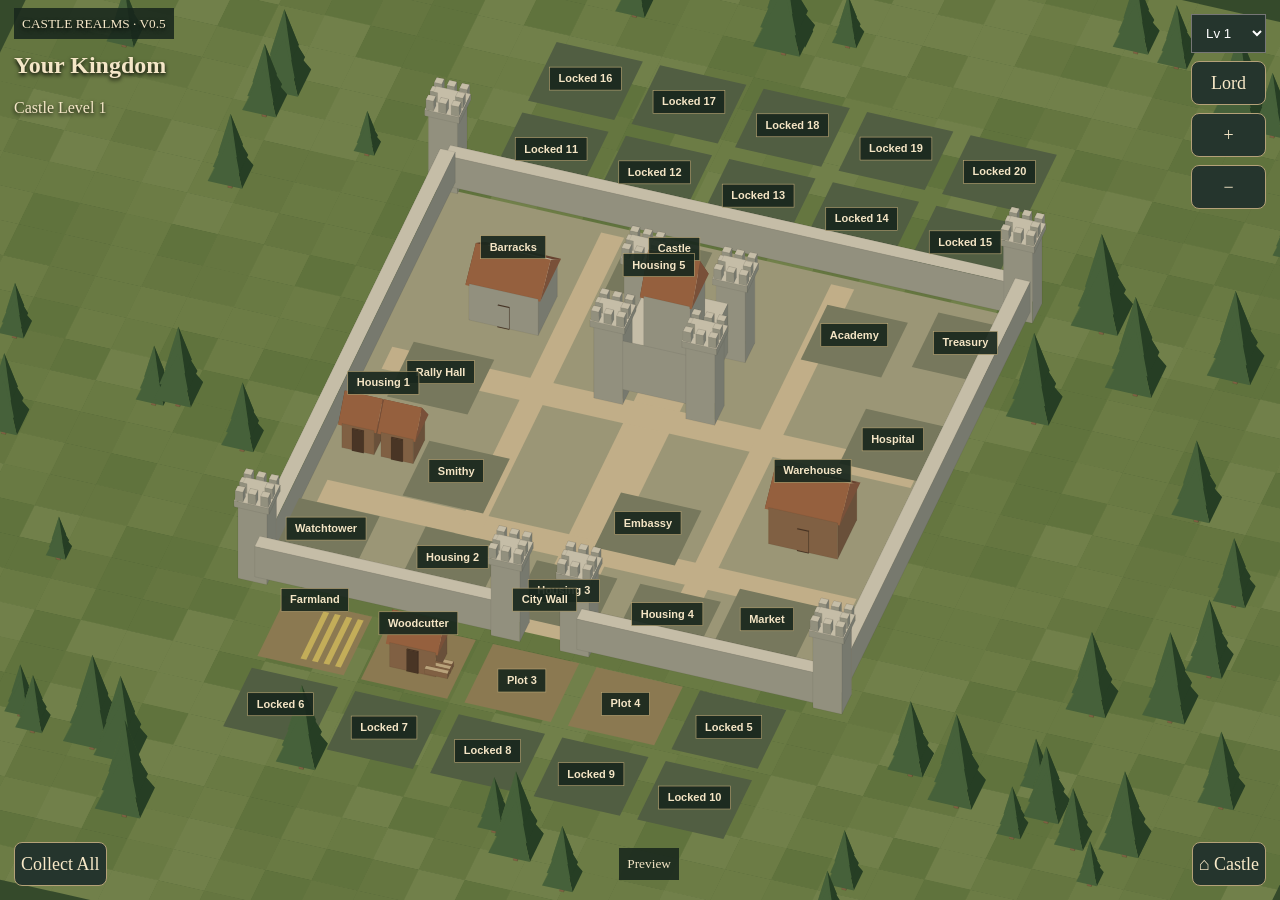
<file: castle-realms/dev-v05.html>
<!doctype html><html><head><meta charset="utf-8"><meta name="viewport" content="width=device-width,initial-scale=1,maximum-scale=1,user-scalable=no"><title>Castle Realms V0.5</title><style>*{box-sizing:border-box}html,body{margin:0;overflow:hidden;overscroll-behavior:none;background:#53643b;color:#f4e6c7;font-family:Georgia}canvas{width:100vw;height:100dvh;display:block;touch-action:none}header,aside,footer{position:fixed;padding:14px}header{top:env(safe-area-inset-top);pointer-events:none;text-shadow:0 2px 4px #000}aside{right:0;top:env(safe-area-inset-top);display:grid;gap:8px}footer{bottom:env(safe-area-inset-bottom);width:100%;display:flex;justify-content:space-between;align-items:center}button{background:#25352d;color:#f8e9c8;border:1px solid #b4a178;border-radius:8px;min-height:44px;min-width:44px;font:18px Georgia}small{background:#18271de0;padding:8px}#detail{position:fixed;bottom:85px;left:12px;right:12px;background:#19251fee;padding:14px;border:1px solid #a99465;border-radius:8px}select{background:#25352d;color:white;padding:10px}#detail{max-height:55vh;overflow:auto;z-index:5}#detail button{font-size:14px;margin:4px}</style></head><body><canvas id="land"></canvas><header><small>CASTLE REALMS · V0.5</small><h2>Your Kingdom</h2><span id="lv">Castle Level 1</span></header><aside><select id="preview"><option value="1">Lv 1</option><option value="5">Lv 5</option><option value="6">Lv 6</option><option value="10">Lv 10</option><option value="11">Lv 11</option><option value="15">Lv 15</option><option value="20">Lv 20</option><option value="24">Lv 24</option><option value="25">Lv 25</option><option value="40">Lv 40</option></select><button id="lord">Lord</button><button id="plus">+</button><button id="minus">−</button></aside><div id="detail" hidden></div><footer><button id="collect">Collect All</button><small>Preview</small><button id="home">⌂ Castle</button></footer><script>
const c=document.querySelector('canvas'),ctx=c.getContext('2d'),detail=document.querySelector('#detail');let W,H,D,zoom=1.05,px=0,py=0,vx=0,vy=0,dirty=true,scale=1,faces=[],labels=[],seed=71;const cos=Math.cos(.32),sin=Math.sin(.32);
let buildings=[],level=1;const defs=[["Castle",0,-9,"Castle controls building level cap; wall and additional prerequisite required. Gold from level 25."],["Barracks",-15,-12,"All troop types; one training queue. Level controls tiers, capacity and speed."],["Warehouse",17,6,"Unlimited balance; level controls protection from plunder."],["Academy",13,-17,"Independent research tree and queue."],["Smithy",-13,9,"Lord equipment crafting and upgrades."],["Hospital",20,-6,"Healing queue; level controls capacity and speed. Attacker casualties split; defenders wounded; overflow dies."],["Rally Hall",-18,-2,"Allied rally capacity."],["Embassy",4,10,"Reinforcement capacity and alliance help."],["Watchtower",-21,19,"Progressively reveals enemy march intelligence."],["Market",17,18,"Alliance resource transfers; capacity and taxes."],["Treasury",22,-19,"Unlocks at 24; gold for Castle upgrades to 25+."],["Housing 1",-20,7,"Troop capacity."],["Housing 2",-10,19,"Troop capacity."],["Housing 3",0,20,"Troop capacity."],["Housing 4",9,20,"Troop capacity."],["Housing 5",-5,-20,"Troop capacity."],["City Wall",0,25,"Durability, defense, traps and repairs."]];const types=['Farmland','Woodcutter','Quarry','Iron Mine'];let slots=Array.from({length:20},(_,i)=>i===0?'Farmland':i===1?'Woodcutter':null);
function rand(){seed=seed*16807%2147483647;return seed/2147483647}
function face(arr,col,edge=false){faces.push({arr,col,edge})}
function flat(x,z,w,d,col,y=.01){face([[x-w/2,y,z-d/2],[x+w/2,y,z-d/2],[x+w/2,y,z+d/2],[x-w/2,y,z+d/2]],col)}
const stone=['#a8a18d','#77796e','#92907e','#bcb6a2','#c5bda7'],wood=['#95734c','#69503a','#806043','#b08c61','#b9a27b'];
function box(x,z,w,d,h,col,y=0){let a=x-w/2,b=x+w/2,k=z-d/2,l=z+d/2,p=[[a,y,k],[b,y,k],[b,y,l],[a,y,l],[a,y+h,k],[b,y+h,k],[b,y+h,l],[a,y+h,l]];[[0,1,5,4],[1,2,6,5],[2,3,7,6],[3,0,4,7],[4,5,6,7]].forEach((f,i)=>face(f.map(j=>p[j]),col[i%col.length],true))}
function roof(x,z,w,d,y,h){let a=x-w/2,b=x+w/2,k=z-d/2,l=z+d/2;face([[a,y,k],[b,y,k],[b,y+h,z],[a,y+h,z]],'#684431');face([[a,y,l],[b,y,l],[b,y+h,z],[a,y+h,z]],'#95603e');face([[a,y,k],[a,y,l],[a,y+h,z]],'#593b29');face([[b,y,k],[b,y,l],[b,y+h,z]],'#795039')}
function house(x,z,w,d,h,col){box(x,z,w,d,h,col);roof(x,z,w+.5,d+.5,h,1.7);box(x,z+d/2+.03,1,.12,1.8,['#493525'])}
function tower(x,z){box(x,z,2.5,2.5,6,stone);box(x,z,3,3,.5,stone,6);for(let i=-1;i<=1;i++)for(let j=-1;j<=1;j++)if(Math.abs(i)===1||Math.abs(j)===1)box(x+i*1.1,z+j*1.1,.65,.65,.8,stone,6.5)}
function tree(x,z,h){box(x,z,.35,.35,h*.55,wood);for(let k=0;k<3;k++){let y=h*.25+k*h*.23,r=h*.34*(1-k*.23),p=[[x-r,y,z-r],[x+r,y,z-r],[x+r,y,z+r],[x-r,y,z+r]];for(let i=0;i<4;i++)face([p[i],p[(i+1)%4],[x,y+h*.65,z]],['#354e2b','#263e24','#46613a','#526a3b'][i])}}
let layers=[];function rebuild(){faces=[];buildings=[];seed=71;for(let x=-65;x<65;x+=4)for(let z=-65;z<65;z+=4)flat(x+2,z+2,4.04,4.04,['#697a43','#657640','#71804a','#60733d','#6c7c45'][Math.floor(rand()*5)],-.1);let terrain=faces;faces=[];flat(0,0,50,48,'#9b9676');flat(0,8,4,34,'#c1ae88');for(let z of [-3,14])flat(0,z,46,2.8,'#c1ae88');for(let x of [-10,10])flat(x,0,2,46,'#c1ae88');let plots=faces;faces=[];for(let x of [-25,25]){box(x,0,1.3,50,2.5,stone);for(let z of [-25,25])tower(x,z)}box(0,-25,50,1.3,2.5,stone);for(let x of [-14,14])box(x,25,22,1.3,2.5,stone);for(let x of [-3,3])tower(x,25);
for(let [n,x,z,d] of defs){let locked=n==='Treasury'&&level<24||n.startsWith('Housing ')&&Number(n.slice(-1))>Math.min(5,1+Math.floor(level/10));let planned=level===1&&!['Castle','Barracks','Warehouse','City Wall','Housing 1'].includes(n);if(n==='City Wall'){buildings.push({n,x,z,h:3,d});continue}if(locked||planned){flat(x,z,7,7,'#77785d',.05);buildings.push({n,x,z,h:.5,d,locked,planned});continue}if(n==='Castle'){box(x,z,7,7,4,stone);box(x,z,4,4,7,stone);roof(x,z,4.5,4.5,7,2.5);for(let a of [-4,4])for(let b of [-4,4])tower(x+a,z+b);buildings.push({n,x,z,h:10,d});continue}if(n==='Watchtower')tower(x,z);else if(n.startsWith('Housing')){house(x-1.7,z,2.8,3,2,wood);house(x+1.7,z,2.8,3,2,wood)}else{house(x,z,6,5,3+(n==='Academy'?1:0),n==='Warehouse'||n==='Smithy'?wood:stone);if(n==='Smithy')box(x+2,z,1,1,5,stone);if(n==='Market')for(let k=-1;k<=1;k++)box(x+k*2,z+3,1.6,1.5,1.2,['#9e5140','#b69a58'])}buildings.push({n,x,z,h:n==='Watchtower'?7:5,d})}
let count=level>=25?20:level>=20?16:level>=15?12:level>=10?8:level>=5?6:4;for(let i=0;i<20;i++){let x=(i%5-2)*9,z=(i<10?1:-1)*(31+Math.floor(i%10/5)*9);let n=slots[i],locked=i>=count;flat(x,z,7.5,7.5,locked?'#515e42':'#8b7951',.04);if(!locked&&n){if(n==='Farmland'){for(let j=-3;j<=3;j++)flat(x+j,z,.5,6,'#c3ad59',.1)}else if(n==='Woodcutter'){house(x,z,4,3,2,wood);for(let j=0;j<3;j++)box(x+2,z+j*.6,2,.4,.4,wood)}else{box(x,z,4,4,1.5,stone);box(x,z,2,2,2,wood)}}buildings.push({n:locked?'Locked '+(i+1):n||'Plot '+(i+1),x,z,h:n&&!locked?3:.2,d:locked?'Unlocks at Castle '+([1,5,10,15,20,25].find((l,j)=>i<[4,6,8,12,16,20][j])):n?'Production until collection capacity. Uncollected resources lost on successful attack.':'Choose a resource building.',slot:i,locked})}for(let i=0;i<100;i++){let x=rand()*120-60,z=rand()*120-60;if(Math.abs(x)>30||Math.abs(z)>46)tree(x,z,2.5+rand()*3.5)}layers=[prepare(terrain),prepare(plots),prepare(faces,true)];dirty=true}
function iso(x,y,z){let a=x*cos-z*sin,b=x*sin+z*cos;return [a,b*.68-y,b+y*.15]}
function prepare(fs,sort=false){let p=fs.map(f=>{let v=f.arr.map(a=>iso(...a));return {v,col:f.col,edge:f.edge,depth:v.reduce((s,a)=>s+a[2],0)/v.length}});if(sort)p.sort((a,b)=>a.depth-b.depth);return p}rebuild();
function draw(){scale=Math.min(W/95,H/78)*zoom;ctx.setTransform(D,0,0,D,0,0);ctx.fillStyle='#354a2b';ctx.fillRect(0,0,W,H);for(let layer of layers)for(let f of layer){let v=f.v.map(a=>[W/2+px+a[0]*scale,H*.49+py+a[1]*scale]);if(v.every(a=>a[0]<-10)||v.every(a=>a[0]>W+10)||v.every(a=>a[1]<-10)||v.every(a=>a[1]>H+10))continue;ctx.beginPath();v.forEach((a,i)=>i?ctx.lineTo(a[0],a[1]):ctx.moveTo(a[0],a[1]));ctx.closePath();ctx.fillStyle=f.col;ctx.fill();if(f.edge){ctx.strokeStyle='#00000019';ctx.lineWidth=.6;ctx.stroke()}}labels=[];ctx.font='bold 11px sans-serif';ctx.textAlign='center';for(let b of buildings){let a=iso(b.x,b.h,b.z),p=[W/2+px+a[0]*scale,H*.49+py+a[1]*scale],w=ctx.measureText(b.n).width+18;ctx.fillStyle='#19271de8';ctx.fillRect(p[0]-w/2,p[1]-12,w,23);ctx.strokeStyle='#bba675';ctx.strokeRect(p[0]-w/2,p[1]-12,w,23);ctx.fillStyle='#f4e5c5';ctx.fillText(b.n,p[0],p[1]+3);labels.push({p,w,b})}}
function bounds(){let lim=Math.min(W/95,H/78)*zoom*55;px=Math.max(-lim,Math.min(lim,px));py=Math.max(-lim*.7,Math.min(lim*.7,py))}
function resize(){W=c.clientWidth;H=c.clientHeight;D=Math.min(devicePixelRatio||1,1.6);c.width=Math.round(W*D);c.height=Math.round(H*D);bounds();dirty=true}
const fingers=new Map();let start=null,moved=false,last=null,lastTime=0;
function pair(){let [a,b]=[...fingers.values()];return {x:(a.x+b.x)/2,y:(a.y+b.y)/2,d:Math.hypot(a.x-b.x,a.y-b.y)}}
function changeZoom(next,x=W/2,y=H*.49){let z=Math.max(.85,Math.min(3.5,next)),r=z/zoom;px=x-W/2-(x-W/2-px)*r;py=y-H*.49-(y-H*.49-py)*r;zoom=z;bounds();dirty=true}
c.onpointerdown=e=>{c.setPointerCapture(e.pointerId);fingers.set(e.pointerId,{x:e.clientX,y:e.clientY});vx=vy=0;if(fingers.size===1){start={x:e.clientX,y:e.clientY};moved=false;lastTime=performance.now()}else{moved=true;last=fingers.size===2?pair():null}};
c.onpointermove=e=>{if(!fingers.has(e.pointerId))return;let old=fingers.get(e.pointerId),dx=e.clientX-old.x,dy=e.clientY-old.y;fingers.set(e.pointerId,{x:e.clientX,y:e.clientY});if(fingers.size===1){if(start&&Math.hypot(e.clientX-start.x,e.clientY-start.y)>5)moved=true;if(moved){px+=dx;py+=dy;let now=performance.now(),dt=Math.max(12,now-lastTime);vx=.5*vx+.5*dx/dt*16;vy=.5*vy+.5*dy/dt*16;lastTime=now}}else if(fingers.size===2){let q=pair();if(last){px+=q.x-last.x;py+=q.y-last.y;if(last.d>8)changeZoom(zoom*q.d/last.d,q.x,q.y)}last=q;vx=vy=0}bounds();dirty=true};
function release(e,cancel=false){fingers.delete(e.pointerId);last=fingers.size===2?pair():null;if(fingers.size){moved=true;vx=vy=0;return}if(!moved&&!cancel){let l=labels.find(l=>Math.abs(e.clientX-l.p[0])<l.w/2+10&&Math.abs(e.clientY-l.p[1])<24);detail.hidden=!l;if(l)show(l.b);vx=vy=0}if(performance.now()-lastTime>90||cancel)vx=vy=0}
c.onpointerup=e=>release(e);c.onpointercancel=e=>release(e,true);c.addEventListener('wheel',e=>{e.preventDefault();changeZoom(zoom*Math.exp(-e.deltaY*.001),e.clientX,e.clientY)},{passive:false});document.querySelector('#plus').onclick=()=>changeZoom(zoom*1.2);document.querySelector('#minus').onclick=()=>changeZoom(zoom/1.2);document.querySelector('#home').onclick=()=>{px=py=vx=vy=0;zoom=1.15;detail.hidden=true;dirty=true};function frame(){if(!fingers.size&&Math.abs(vx)+Math.abs(vy)>.15){px+=Math.max(-12,Math.min(12,vx));py+=Math.max(-12,Math.min(12,vy));vx*=.78;vy*=.78;bounds();dirty=true}if(dirty){draw();dirty=false}requestAnimationFrame(frame)}new ResizeObserver(resize).observe(c);resize();frame();
function show(b){detail.hidden=false;detail.innerHTML='<button style="float:right" id="close">×</button><h3>'+b.n+'</h3><p>'+b.d+'</p>';document.querySelector('#close').onclick=()=>detail.hidden=true;if(b.planned)detail.insertAdjacentHTML('beforeend','<p>Planned building; unlock level undecided.</p>');if(b.slot!==undefined&&!b.locked){if(slots[b.slot]){let btn=document.createElement('button');btn.textContent='Demolish (no refund)';btn.onclick=()=>{slots[b.slot]=null;rebuild();detail.hidden=true};detail.append(btn)}else for(let t of types.slice(0,level>=11?4:level>=6?3:2)){let btn=document.createElement('button');btn.textContent='Build '+t;btn.onclick=()=>{slots[b.slot]=t;rebuild();detail.hidden=true};detail.append(btn)}}}document.querySelector('#preview').onchange=e=>{level=+e.target.value;document.querySelector('#lv').textContent='Castle Level '+level+' · preview';detail.hidden=true;rebuild()};document.querySelector('#lord').onclick=()=>show({n:'Lord · Level 1',d:'Earn XP and talent points for the Lord Tree. Values pending.'});document.querySelector('#collect').onclick=()=>show({n:'Collect All',d:'Interface preview only. Production timers and balances not implemented.'});</script></body></html>
</file>
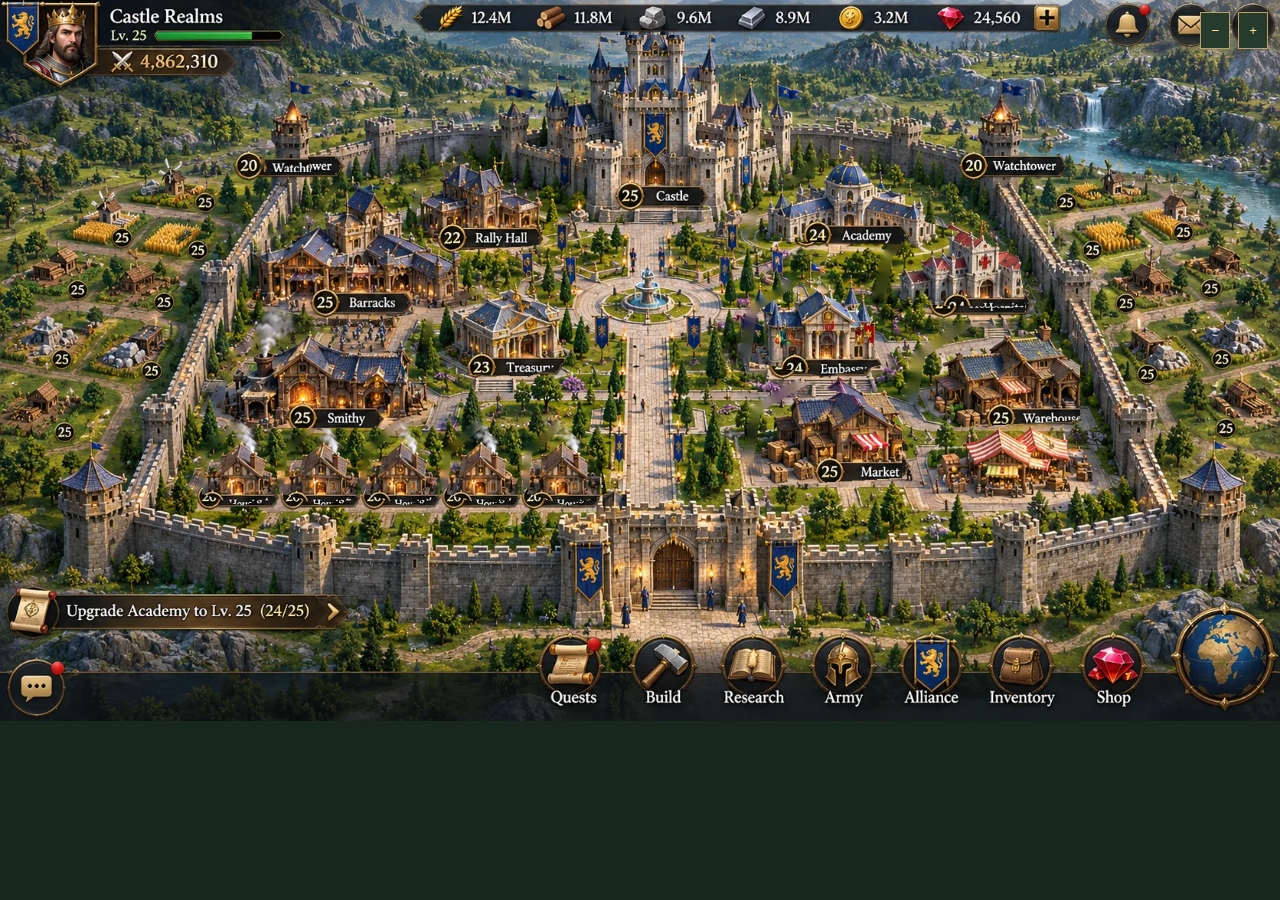
<file: castle-realms/dev-v07.html>
<!doctype html><meta name="viewport" content="width=device-width,initial-scale=1"><title>Castle Realms V0.7</title><link rel="stylesheet" href="v07-assets/city.css"><div id="view"><div id="city"></div></div><div id="tools"><button onclick="zoom(.8)">−</button><button onclick="zoom(1.25)">+</button></div><div id="panel" hidden></div><script>window.CRAssets={};</script><script src="v07-assets/castle-0.js"></script><script src="v07-assets/rally-hall-1.js"></script><script src="v07-assets/barracks-2.js"></script><script src="v07-assets/academy-3.js"></script><script src="v07-assets/hospital-4.js"></script><script src="v07-assets/treasury-5.js"></script><script src="v07-assets/embassy-6.js"></script><script src="v07-assets/smithy-7.js"></script><script src="v07-assets/warehouse-8.js"></script><script src="v07-assets/market-9.js"></script><script src="v07-assets/watchtower-10.js"></script><script src="v07-assets/housing-1-11.js"></script><script src="v07-assets/housing-2-12.js"></script><script src="v07-assets/housing-3-13.js"></script><script src="v07-assets/housing-4-14.js"></script><script src="v07-assets/housing-5-15.js"></script><script src="v07-assets/terrain.js"></script><script src="v07-assets/city.js"></script>
</file>
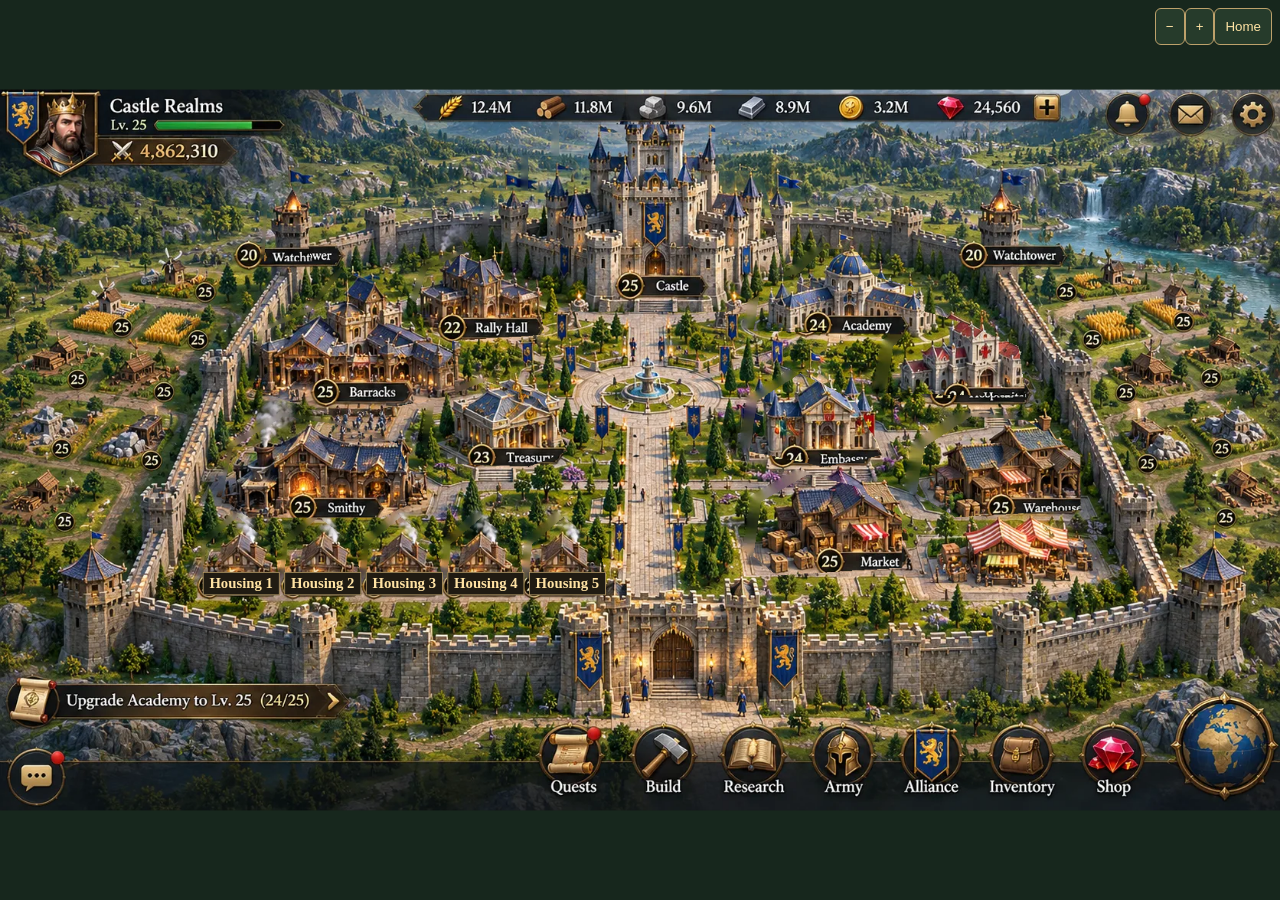
<file: castle-realms/dev-v071.html>
<!doctype html><meta name="viewport" content="width=device-width,initial-scale=1"><title>Castle Realms V0.7.1</title><style>*{box-sizing:border-box}body{margin:0;background:#17271d;color:#f5dfad;font:16px Georgia;overflow:hidden}#view{position:fixed;inset:0;overflow:hidden;touch-action:none}#city{position:absolute;width:1648px;height:928px;transform-origin:0 0}#city img{position:absolute;pointer-events:none}button,select{background:#263b2b;color:#ffe3a4;border:1px solid #bda16b;padding:10px;border-radius:6px}#tools{position:fixed;top:8px;right:8px;z-index:5}#panel{position:fixed;bottom:12px;left:12px;right:12px;background:#19251f;z-index:10;padding:16px;border:1px solid #c7a363;border-radius:8px;max-height:55vh;overflow:auto}.hit{position:absolute;background:transparent;border:0;padding:0;cursor:pointer;touch-action:none}.hit:focus,.hit.selected{outline:3px solid gold}.label{position:absolute;bottom:0;left:50%;transform:translateX(-50%);white-space:nowrap;background:#201b12;color:#ffe3a4;border:1px solid #bda16b;padding:3px 8px;font: bold 19px Georgia;pointer-events:none}</style><div id="view"><div id="city"></div></div><div id="tools"><button onclick="cameraZoom(.8)">−</button><button onclick="cameraZoom(1.25)">+</button><button onclick="fit()">Home</button></div><div id="panel" hidden></div><script>window.CRAssets={};</script><script src="v07-assets/castle-0.js"></script><script src="v07-assets/rally-hall-1.js"></script><script src="v07-assets/barracks-2.js"></script><script src="v07-assets/academy-3.js"></script><script src="v07-assets/hospital-4.js"></script><script src="v07-assets/treasury-5.js"></script><script src="v07-assets/embassy-6.js"></script><script src="v07-assets/smithy-7.js"></script><script src="v07-assets/warehouse-8.js"></script><script src="v07-assets/market-9.js"></script><script src="v07-assets/watchtower-10.js"></script><script src="v07-assets/housing-1-11.js"></script><script src="v07-assets/housing-2-12.js"></script><script src="v07-assets/housing-3-13.js"></script><script src="v07-assets/housing-4-14.js"></script><script src="v07-assets/housing-5-15.js"></script><script src="v07-assets/terrain.js"></script><script src="v07-assets/city-fix.js"></script>
</file>
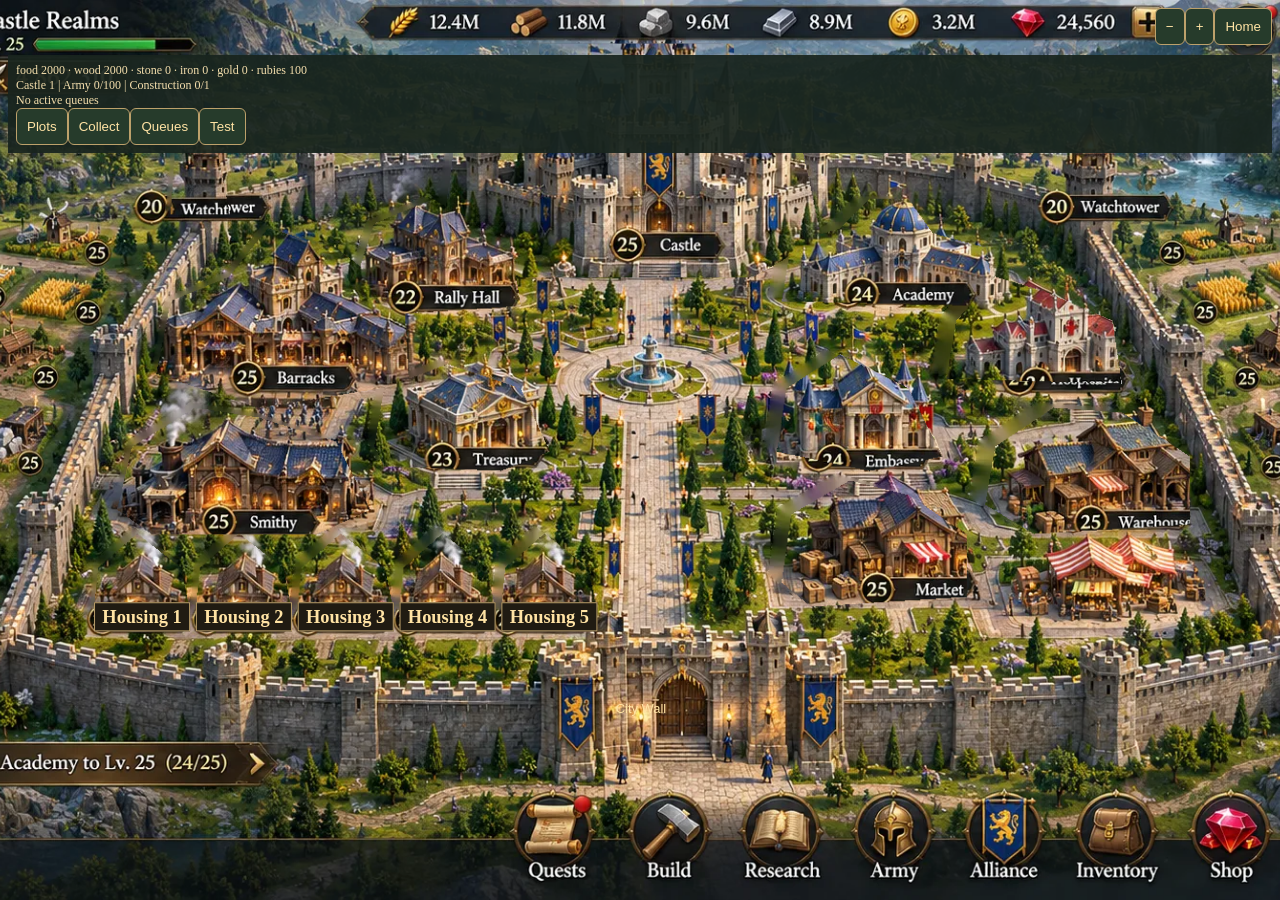
<file: castle-realms/dev-v08.html>
<!doctype html><meta name="viewport" content="width=device-width,initial-scale=1,viewport-fit=cover"><title>Castle Realms V0.8</title><style>*{box-sizing:border-box}body{margin:0;background:#17271d;color:#f5dfad;font:16px Georgia;overflow:hidden}#view{position:fixed;inset:0;overflow:hidden;touch-action:none}#city{position:absolute;width:1648px;height:928px;transform-origin:0 0}#city img{position:absolute;pointer-events:none}button,select{background:#263b2b;color:#ffe3a4;border:1px solid #bda16b;padding:10px;border-radius:6px}#tools{position:fixed;top:8px;right:8px;z-index:5}#panel{position:fixed;bottom:12px;left:12px;right:12px;background:#19251f;z-index:10;padding:16px;border:1px solid #c7a363;border-radius:8px;max-height:55vh;overflow:auto}.hit{position:absolute;background:transparent;border:0;padding:0;cursor:pointer;touch-action:none}.hit:focus,.hit.selected{outline:3px solid gold}.label{position:absolute;bottom:0;left:50%;transform:translateX(-50%);white-space:nowrap;background:#201b12;color:#ffe3a4;border:1px solid #bda16b;padding:3px 8px;font: bold 19px Georgia;pointer-events:none}</style><div id="view"><div id="city"></div></div><div id="tools"><button onclick="cameraZoom(.8)">−</button><button onclick="cameraZoom(1.25)">+</button><button onclick="fit()">Home</button></div><div style="position:fixed;top:55px;left:8px;right:8px;z-index:6;background:#19251fee;padding:8px;font:12px Georgia"><div id="balances"></div><div id="status"></div><div id="timers"></div><div id="notice"></div><button onclick="plots()">Plots</button><button onclick="collect()">Collect</button><button onclick="jobs()">Queues</button><button onclick="test()">Test</button></div><div id="panel" hidden></div><script>window.CRAssets={};</script><script src="v07-assets/castle-0.js"></script><script src="v07-assets/rally-hall-1.js"></script><script src="v07-assets/barracks-2.js"></script><script src="v07-assets/academy-3.js"></script><script src="v07-assets/hospital-4.js"></script><script src="v07-assets/treasury-5.js"></script><script src="v07-assets/embassy-6.js"></script><script src="v07-assets/smithy-7.js"></script><script src="v07-assets/warehouse-8.js"></script><script src="v07-assets/market-9.js"></script><script src="v07-assets/watchtower-10.js"></script><script src="v07-assets/housing-1-11.js"></script><script src="v07-assets/housing-2-12.js"></script><script src="v07-assets/housing-3-13.js"></script><script src="v07-assets/housing-4-14.js"></script><script src="v07-assets/housing-5-15.js"></script><script src="v07-assets/terrain.js"></script><script src="v08-engine.js?v=3"></script>
</file>
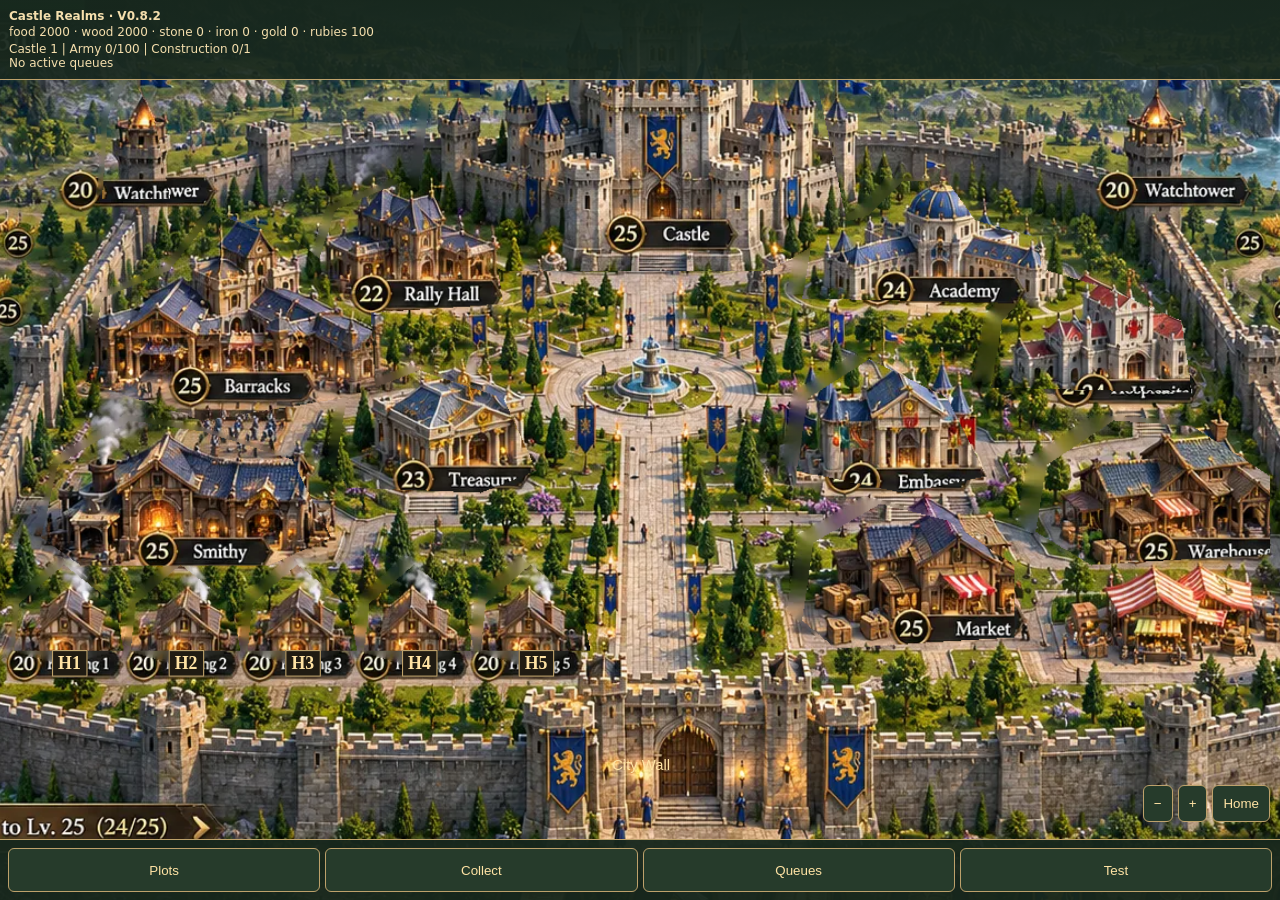
<file: castle-realms/dev-v082.html>
<!doctype html><meta name="viewport" content="width=device-width,initial-scale=1,viewport-fit=cover"><title>Castle Realms V0.8.2</title><style>*{box-sizing:border-box}body{margin:0;background:#17271d;color:#f5dfad;font:16px Georgia;overflow:hidden}#view{position:fixed;inset:0;overflow:hidden;touch-action:none}#city{position:absolute;width:1648px;height:928px;transform-origin:0 0}#city img{position:absolute;pointer-events:none}button,select{background:#263b2b;color:#ffe3a4;border:1px solid #bda16b;padding:10px;border-radius:6px}#tools{position:fixed;top:8px;right:8px;z-index:5}#panel{position:fixed;bottom:12px;left:12px;right:12px;background:#19251f;z-index:10;padding:16px;border:1px solid #c7a363;border-radius:8px;max-height:55vh;overflow:auto}.hit{position:absolute;background:transparent;border:0;padding:0;cursor:pointer;touch-action:none}.hit:focus,.hit.selected{outline:3px solid gold}.label{position:absolute;bottom:0;left:50%;transform:translateX(-50%);white-space:nowrap;background:#201b12;color:#ffe3a4;border:1px solid #bda16b;padding:3px 8px;font: bold 19px Georgia;pointer-events:none}html,body{height:100%;width:100%;position:fixed;inset:0}#view{inset:0;width:100%;height:100dvh}#city{clip-path:inset(42px 0 76px 0)}#tools{top:auto;bottom:calc(78px + env(safe-area-inset-bottom));right:10px;display:flex;gap:5px}#hud{position:fixed;top:env(safe-area-inset-top);left:0;right:0;z-index:6;background:linear-gradient(#17271dfc,#17271de8);padding:9px;font:12px system-ui;border-bottom:1px solid #bda16b}#nav{position:fixed;bottom:0;left:0;right:0;z-index:7;display:flex;justify-content:space-around;gap:5px;padding:8px 8px calc(8px + env(safe-area-inset-bottom));background:#17271df5;border-top:1px solid #bda16b}#nav button{flex:1;min-height:44px}#panel{bottom:calc(65px + env(safe-area-inset-bottom));max-height:60dvh}#balances{line-height:1.6}#notice{color:#ffda89}.label{font-size:16px;padding:2px 5px}</style><div id="view"><div id="city"></div></div><div id="tools"><button onclick="cameraZoom(.8)">−</button><button onclick="cameraZoom(1.25)">+</button><button onclick="fit()">Home</button></div><div id="hud"><strong>Castle Realms · V0.8.2</strong><div id="balances"></div><div id="status"></div><div id="timers"></div><div id="notice"></div></div><nav id="nav"><button onclick="plots()">Plots</button><button onclick="collect()">Collect</button><button onclick="jobs()">Queues</button><button onclick="test()">Test</button></nav><div id="panel" hidden></div><script>window.CRAssets={};</script><script src="v07-assets/castle-0.js"></script><script src="v07-assets/rally-hall-1.js"></script><script src="v07-assets/barracks-2.js"></script><script src="v07-assets/academy-3.js"></script><script src="v07-assets/hospital-4.js"></script><script src="v07-assets/treasury-5.js"></script><script src="v07-assets/embassy-6.js"></script><script src="v07-assets/smithy-7.js"></script><script src="v07-assets/warehouse-8.js"></script><script src="v07-assets/market-9.js"></script><script src="v07-assets/watchtower-10.js"></script><script src="v07-assets/housing-1-11.js"></script><script src="v07-assets/housing-2-12.js"></script><script src="v07-assets/housing-3-13.js"></script><script src="v07-assets/housing-4-14.js"></script><script src="v07-assets/housing-5-15.js"></script><script src="v07-assets/terrain.js"></script><script src="v082-engine.js"></script>
</file>
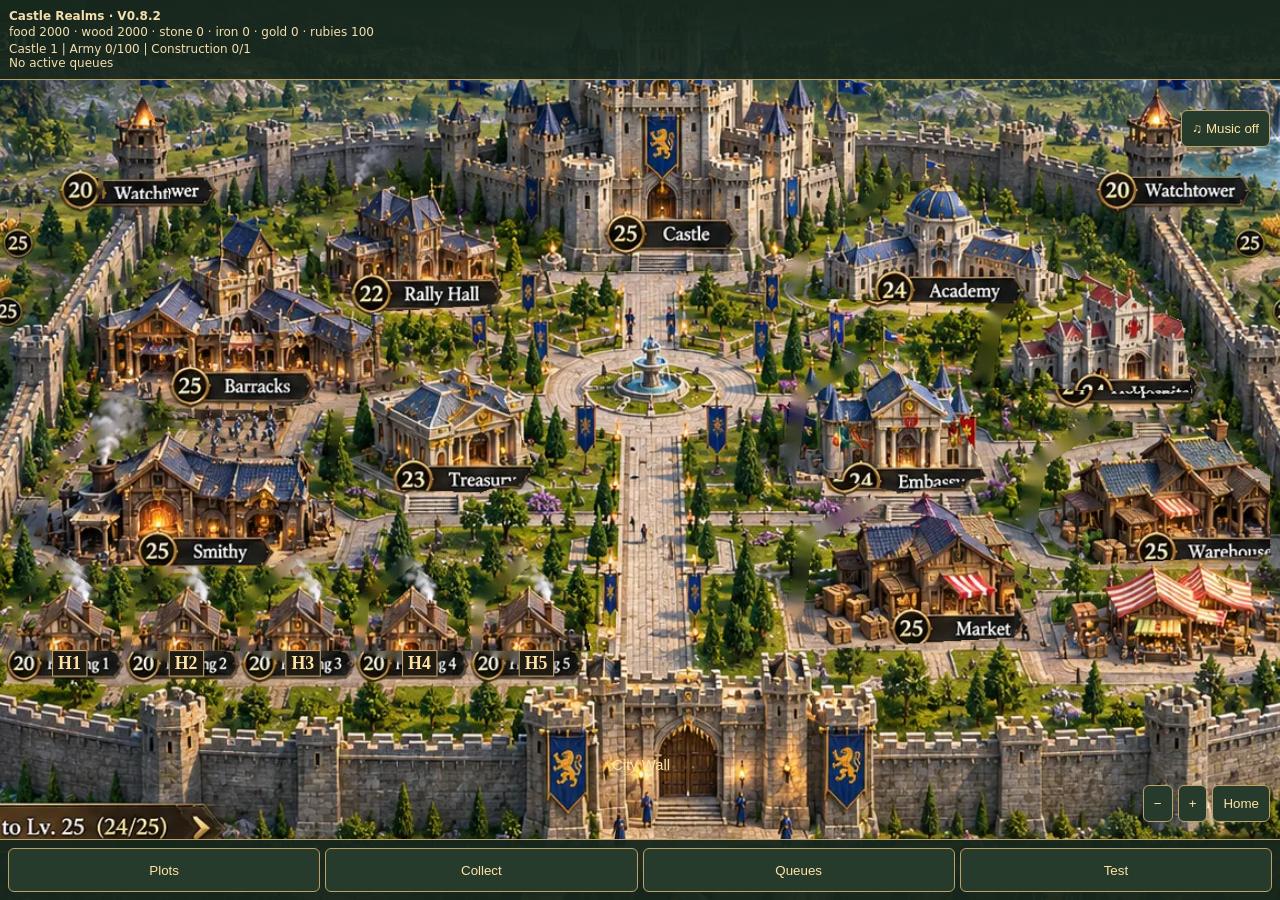
<file: castle-realms/dev-v083.html>
<!doctype html><meta name="viewport" content="width=device-width,initial-scale=1,viewport-fit=cover"><title>Castle Realms V0.8.3</title><style>*{box-sizing:border-box}body{margin:0;background:#17271d;color:#f5dfad;font:16px Georgia;overflow:hidden}#view{position:fixed;inset:0;overflow:hidden;touch-action:none}#city{position:absolute;width:1648px;height:928px;transform-origin:0 0}#city img{position:absolute;pointer-events:none}button,select{background:#263b2b;color:#ffe3a4;border:1px solid #bda16b;padding:10px;border-radius:6px}#tools{position:fixed;top:8px;right:8px;z-index:5}#panel{position:fixed;bottom:12px;left:12px;right:12px;background:#19251f;z-index:10;padding:16px;border:1px solid #c7a363;border-radius:8px;max-height:55vh;overflow:auto}.hit{position:absolute;background:transparent;border:0;padding:0;cursor:pointer;touch-action:none}.hit:focus,.hit.selected{outline:3px solid gold}.label{position:absolute;bottom:0;left:50%;transform:translateX(-50%);white-space:nowrap;background:#201b12;color:#ffe3a4;border:1px solid #bda16b;padding:3px 8px;font: bold 19px Georgia;pointer-events:none}html,body{height:100%;width:100%;position:fixed;inset:0}#view{inset:0;width:100%;height:100dvh}#city{clip-path:inset(42px 0 76px 0)}#tools{top:auto;bottom:calc(78px + env(safe-area-inset-bottom));right:10px;display:flex;gap:5px}#hud{position:fixed;top:env(safe-area-inset-top);left:0;right:0;z-index:6;background:linear-gradient(#17271dfc,#17271de8);padding:9px;font:12px system-ui;border-bottom:1px solid #bda16b}#nav{position:fixed;bottom:0;left:0;right:0;z-index:7;display:flex;justify-content:space-around;gap:5px;padding:8px 8px calc(8px + env(safe-area-inset-bottom));background:#17271df5;border-top:1px solid #bda16b}#nav button{flex:1;min-height:44px}#panel{bottom:calc(65px + env(safe-area-inset-bottom));max-height:60dvh}#balances{line-height:1.6}#notice{color:#ffda89}.label{font-size:16px;padding:2px 5px}</style><div id="view"><div id="city"></div></div><div id="tools"><button onclick="cameraZoom(.8)">−</button><button onclick="cameraZoom(1.25)">+</button><button onclick="fit()">Home</button></div><div id="hud"><strong>Castle Realms · V0.8.2</strong><div id="balances"></div><div id="status"></div><div id="timers"></div><div id="notice"></div></div><nav id="nav"><button onclick="plots()">Plots</button><button onclick="collect()">Collect</button><button onclick="jobs()">Queues</button><button onclick="test()">Test</button></nav><div id="panel" hidden></div><script>window.CRAssets={};</script><script src="v07-assets/castle-0.js"></script><script src="v07-assets/rally-hall-1.js"></script><script src="v07-assets/barracks-2.js"></script><script src="v07-assets/academy-3.js"></script><script src="v07-assets/hospital-4.js"></script><script src="v07-assets/treasury-5.js"></script><script src="v07-assets/embassy-6.js"></script><script src="v07-assets/smithy-7.js"></script><script src="v07-assets/warehouse-8.js"></script><script src="v07-assets/market-9.js"></script><script src="v07-assets/watchtower-10.js"></script><script src="v07-assets/housing-1-11.js"></script><script src="v07-assets/housing-2-12.js"></script><script src="v07-assets/housing-3-13.js"></script><script src="v07-assets/housing-4-14.js"></script><script src="v07-assets/housing-5-15.js"></script><script src="v07-assets/terrain.js"></script><script src="v082-engine.js"></script><script src="music.js"></script>
</file>
<file: castle-realms/v07-assets/city.css>
body{margin:0;background:#17271d;color:#f5dfad;font:16px Georgia;overflow:hidden}#view{width:100vw;height:100dvh;overflow:auto}#city{position:relative;width:1648px;height:928px;transform-origin:top left}img{position:absolute;user-select:none;-webkit-user-drag:none}.sprite{cursor:pointer}.sprite:hover{filter:brightness(1.12)}#panel{position:fixed;bottom:15px;left:15px;right:15px;background:#19251fef;border:1px solid #c7a363;padding:15px;border-radius:8px}button{background:#263b2b;color:#ffe3a4;border:1px solid #bda16b;padding:10px;margin:4px}#tools{position:fixed;top:8px;right:8px}
</file>
